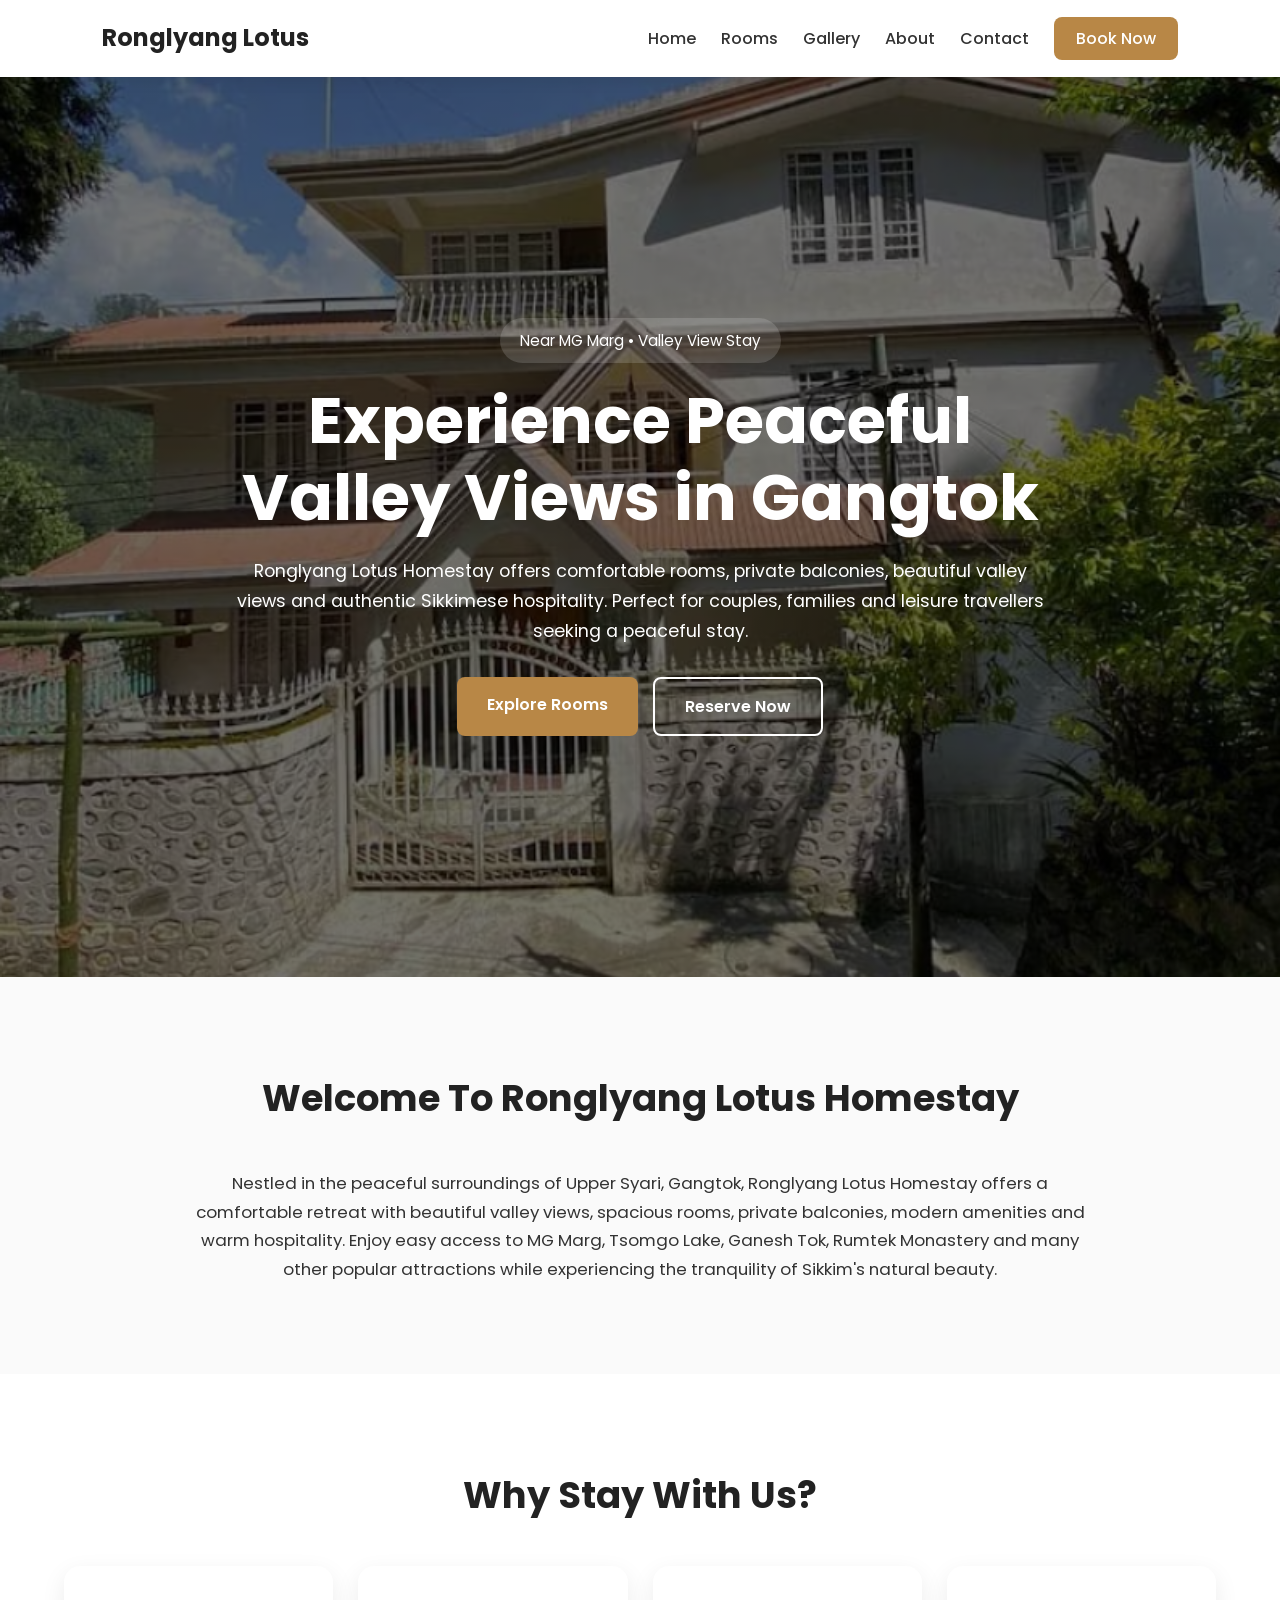
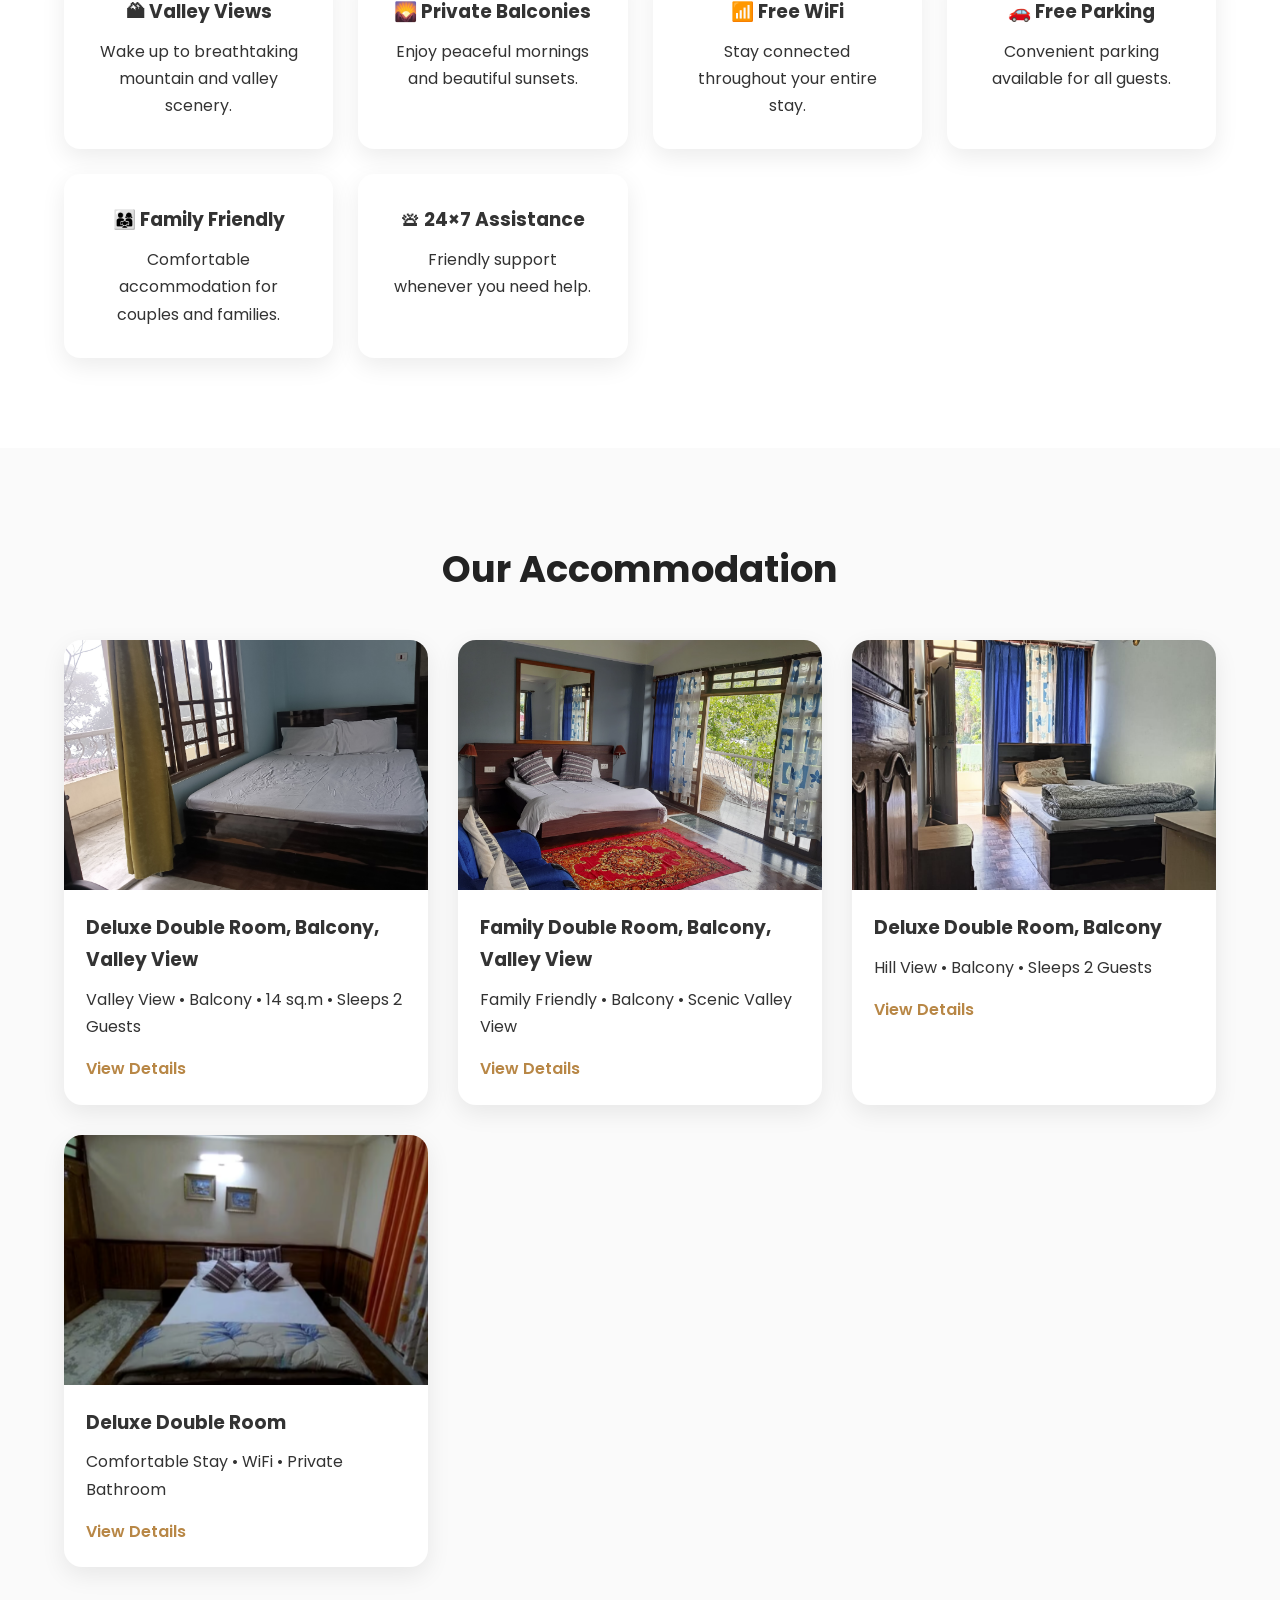
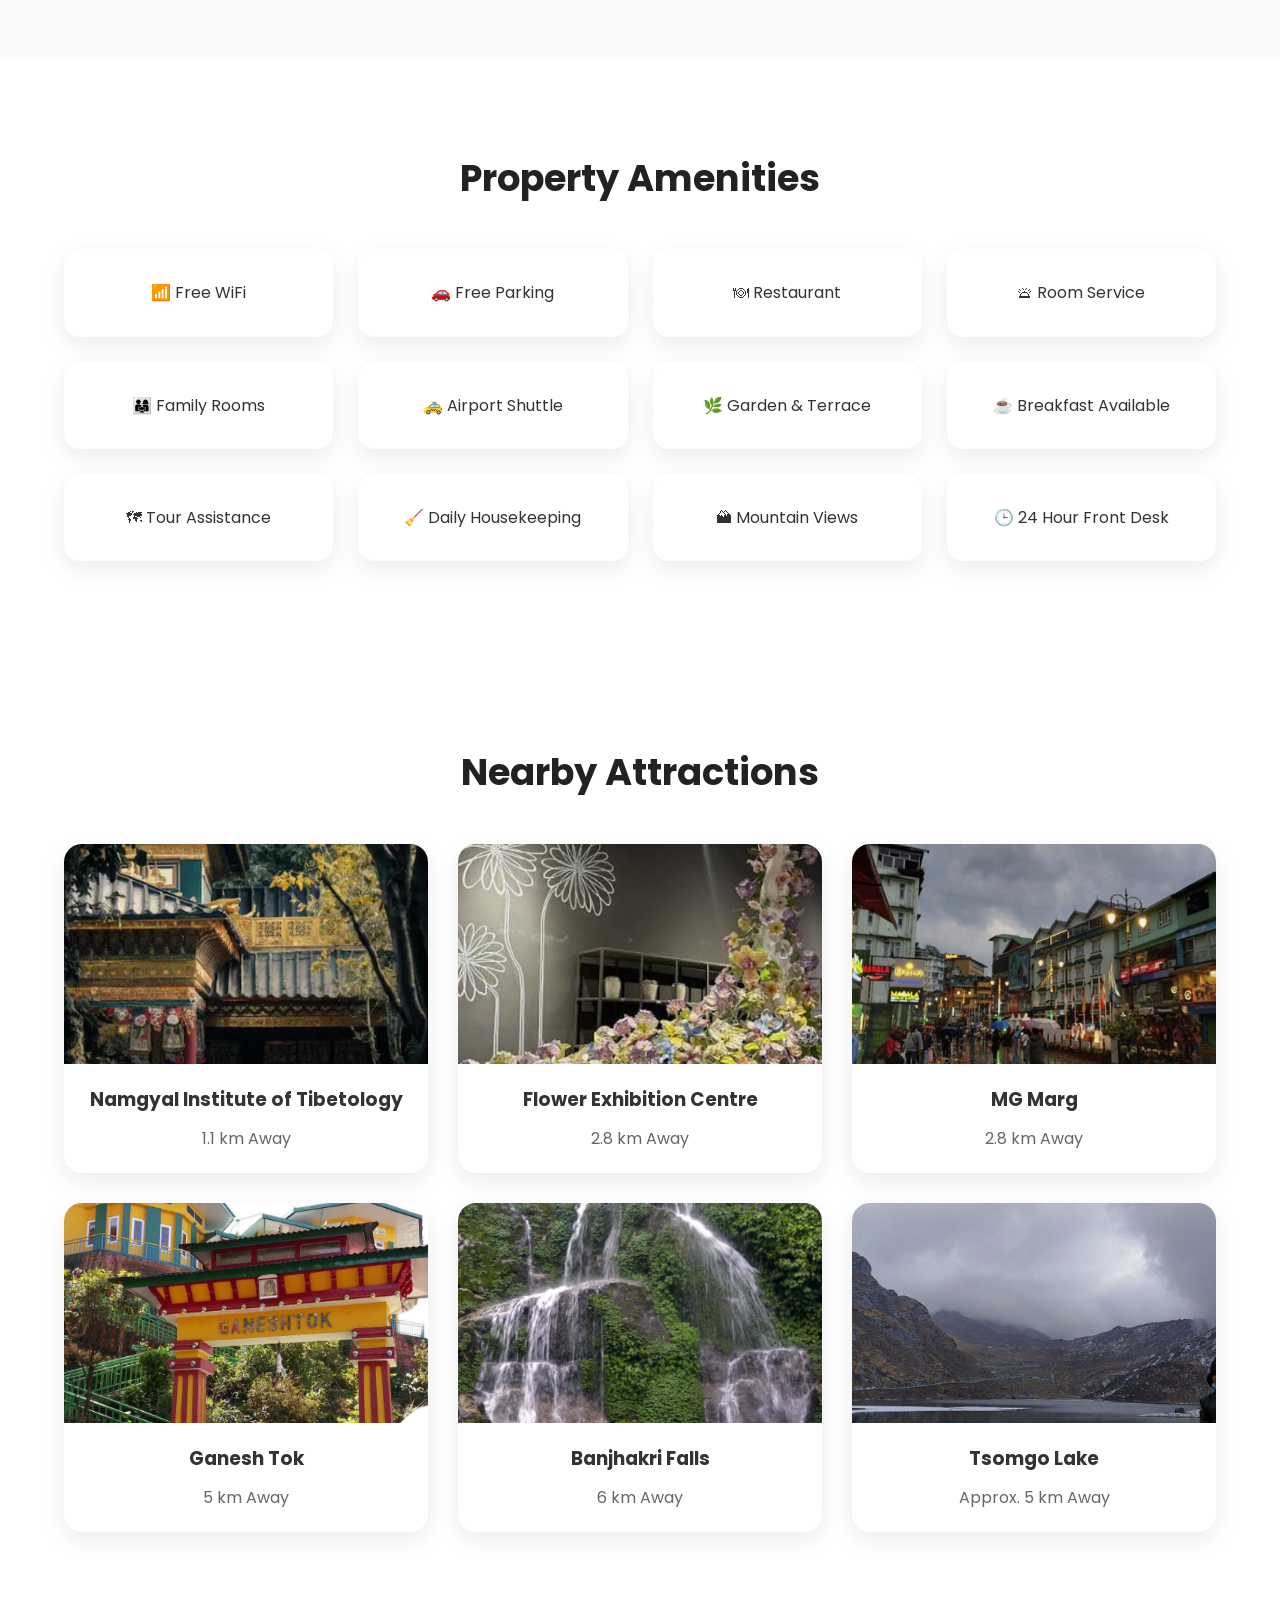
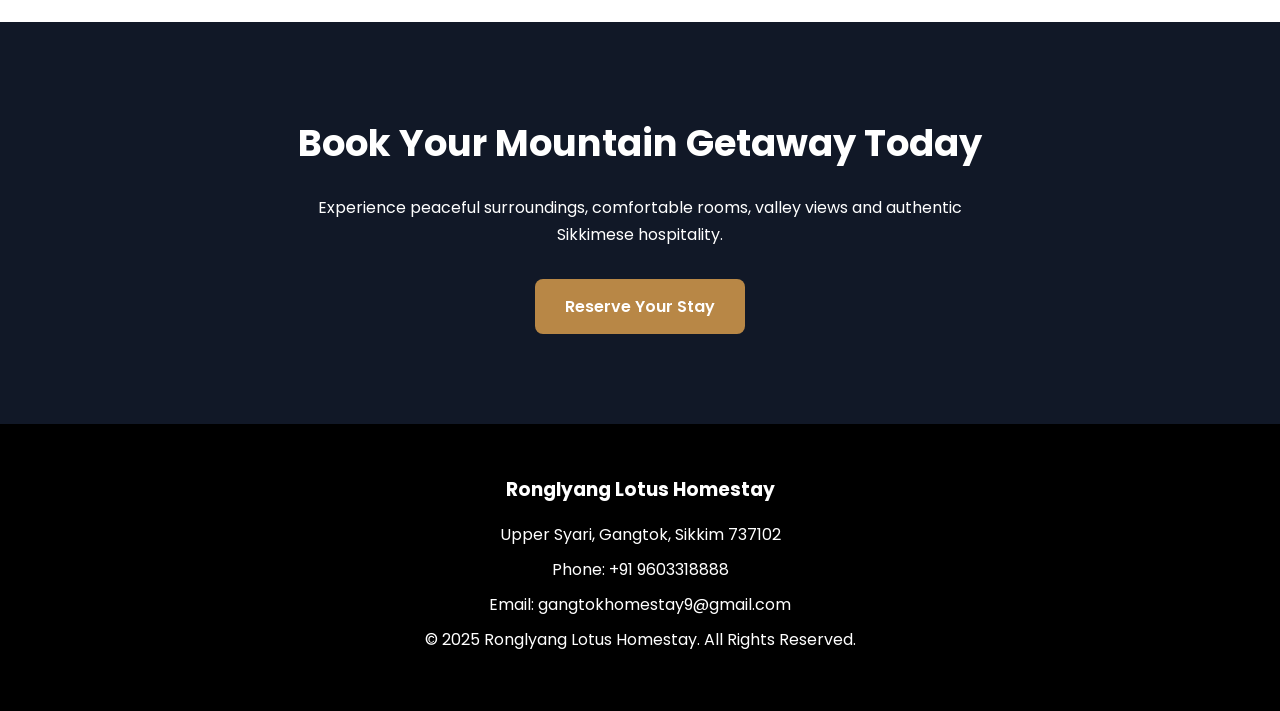
<file: index.html>
<!DOCTYPE html>

<html lang="en">

<head>

<meta charset="UTF-8">
<meta name="viewport" content="width=device-width, initial-scale=1.0">

<title>Ronglyang Lotus Homestay | Valley View Stay in Gangtok</title>

<meta name="description"
content="Experience peaceful valley views, comfortable rooms, private balconies and authentic Sikkimese hospitality at Ronglyang Lotus Homestay, Gangtok.">

<link rel="stylesheet" href="assets/css/style.css">

<link rel="preconnect" href="https://fonts.googleapis.com">
<link rel="preconnect" href="https://fonts.gstatic.com" crossorigin>

<link href="https://fonts.googleapis.com/css2?family=Poppins:wght@300;400;500;600;700;800&display=swap" rel="stylesheet">

</head>

<body>

<!-- HEADER -->

<header>

<nav class="navbar">

<div class="logo">
Ronglyang Lotus
</div>

<ul class="nav-menu">

<li><a href="index.html">Home</a></li>
<li><a href="rooms.html">Rooms</a></li>
<li><a href="gallery.html">Gallery</a></li>
<li><a href="about.html">About</a></li>
<li><a href="contact.html">Contact</a></li>

<li>
<a href="contact.html" class="book-btn">
Book Now
</a>
</li>

</ul>

</nav>

</header>

<!-- HERO -->

<section class="hero">

<div class="hero-content">

<span class="tagline">
Near MG Marg • Valley View Stay
</span>

<h1>
Experience Peaceful Valley Views in Gangtok
</h1>

<p>
Ronglyang Lotus Homestay offers comfortable rooms,
private balconies, beautiful valley views and authentic
Sikkimese hospitality. Perfect for couples, families
and leisure travellers seeking a peaceful stay.
</p>

<div class="hero-buttons">

<a href="rooms.html" class="primary-btn">
Explore Rooms
</a>

<a href="contact.html" class="secondary-btn">
Reserve Now
</a>

</div>

</div>

</section>

<!-- ABOUT -->

<section class="about">

<div class="container">

<h2>Welcome To Ronglyang Lotus Homestay</h2>

<p>
Nestled in the peaceful surroundings of Upper Syari, Gangtok,
Ronglyang Lotus Homestay offers a comfortable retreat with
beautiful valley views, spacious rooms, private balconies,
modern amenities and warm hospitality. Enjoy easy access to
MG Marg, Tsomgo Lake, Ganesh Tok, Rumtek Monastery and many
other popular attractions while experiencing the tranquility
of Sikkim's natural beauty.
</p>

</div>

</section>

<!-- FEATURES -->

<section class="features">

<div class="container">

<h2>Why Stay With Us?</h2>

<div class="feature-grid">

<div class="feature-card">
<h3>🏔 Valley Views</h3>
<p>Wake up to breathtaking mountain and valley scenery.</p>
</div>

<div class="feature-card">
<h3>🌄 Private Balconies</h3>
<p>Enjoy peaceful mornings and beautiful sunsets.</p>
</div>

<div class="feature-card">
<h3>📶 Free WiFi</h3>
<p>Stay connected throughout your entire stay.</p>
</div>

<div class="feature-card">
<h3>🚗 Free Parking</h3>
<p>Convenient parking available for all guests.</p>
</div>

<div class="feature-card">
<h3>👨‍👩‍👧 Family Friendly</h3>
<p>Comfortable accommodation for couples and families.</p>
</div>

<div class="feature-card">
<h3>🛎 24×7 Assistance</h3>
<p>Friendly support whenever you need help.</p>
</div>

</div>

</div>

</section>

<!-- ROOMS -->

<section class="rooms-preview">

<div class="container">

<h2>Our Accommodation</h2>

<div class="room-grid">

<div class="room-card">

<img
src="assets/deluxe-valley.png"
alt="Deluxe Double Room Valley View">

<div class="room-content">

<h3>Deluxe Double Room, Balcony, Valley View</h3>

<p>
Valley View • Balcony • 14 sq.m • Sleeps 2 Guests
</p>

<a href="room-details.html">
View Details
</a>

</div>

</div>

<div class="room-card">

<img
src="assets/family-valley.png"
alt="Family Double Room">

<div class="room-content">

<h3>Family Double Room, Balcony, Valley View</h3>

<p>
Family Friendly • Balcony • Scenic Valley View
</p>

<a href="room-details.html">
View Details
</a>

</div>

</div>

<div class="room-card">

<img
src="assets/deluxe-balcony.png"
alt="Deluxe Balcony Room">

<div class="room-content">

<h3>Deluxe Double Room, Balcony</h3>

<p>
Hill View • Balcony • Sleeps 2 Guests
</p>

<a href="room-details.html">
View Details
</a>

</div>

</div>

<div class="room-card">

<img
src="assets/deluxe-room.png"
alt="Deluxe Double Room">

<div class="room-content">

<h3>Deluxe Double Room</h3>

<p>
Comfortable Stay • WiFi • Private Bathroom
</p>

<a href="room-details.html">
View Details
</a>

</div>

</div>

</div>

</div>

</section>

<!-- PROPERTY AMENITIES -->

<section class="amenities-section">

<div class="container">

<h2>Property Amenities</h2>

<div class="feature-grid">

<div class="feature-card">📶 Free WiFi</div>
<div class="feature-card">🚗 Free Parking</div>
<div class="feature-card">🍽 Restaurant</div>
<div class="feature-card">🛎 Room Service</div>
<div class="feature-card">👨‍👩‍👧 Family Rooms</div>
<div class="feature-card">🚕 Airport Shuttle</div>
<div class="feature-card">🌿 Garden & Terrace</div>
<div class="feature-card">☕ Breakfast Available</div>
<div class="feature-card">🗺 Tour Assistance</div>
<div class="feature-card">🧹 Daily Housekeeping</div>
<div class="feature-card">🏔 Mountain Views</div>
<div class="feature-card">🕒 24 Hour Front Desk</div>

</div>

</div>

</section>

<!-- ATTRACTIONS -->

<section class="attractions">

<div class="container">

<h2>Nearby Attractions</h2>

<div class="attraction-grid">

<div class="attraction-card">
<img src="assets/tibetology.png" alt="Namgyal Institute">
<h3>Namgyal Institute of Tibetology</h3>
<p>1.1 km Away</p>
</div>

<div class="attraction-card">
<img src="assets/flower.png" alt="Flower Exhibition Centre">
<h3>Flower Exhibition Centre</h3>
<p>2.8 km Away</p>
</div>

<div class="attraction-card">
<img src="assets/mg-marg.png" alt="MG Marg">
<h3>MG Marg</h3>
<p>2.8 km Away</p>
</div>

<div class="attraction-card">
<img src="assets/ganesh.png" alt="Ganesh Tok">
<h3>Ganesh Tok</h3>
<p>5 km Away</p>
</div>

<div class="attraction-card">
<img src="assets/Bhachakri.png" alt="Banjhakri Falls">
<h3>Banjhakri Falls</h3>
<p>6 km Away</p>
</div>

<div class="attraction-card">
<img src="assets/tsomgo.png" alt="Tsomgo Lake">
<h3>Tsomgo Lake</h3>
<p>Approx. 5 km Away</p>
</div>

</div>

</div>

</section>

<!-- CTA -->

<section class="cta">

<h2>
Book Your Mountain Getaway Today
</h2>

<p>
Experience peaceful surroundings, comfortable rooms,
valley views and authentic Sikkimese hospitality.
</p>

<a href="contact.html" class="primary-btn">
Reserve Your Stay
</a>

</section>

<!-- FOOTER -->

<footer>

<div class="container">

<h3>Ronglyang Lotus Homestay</h3>

<p>
Upper Syari, Gangtok, Sikkim 737102
</p>

<p>
Phone: +91 9603318888
</p>

<p>
Email: gangtokhomestay9@gmail.com
</p>

<p>
© 2025 Ronglyang Lotus Homestay. All Rights Reserved.
</p>

</div>

</footer>

<script src="assets/js/app.js"></script>

</body>

</html>
</file>
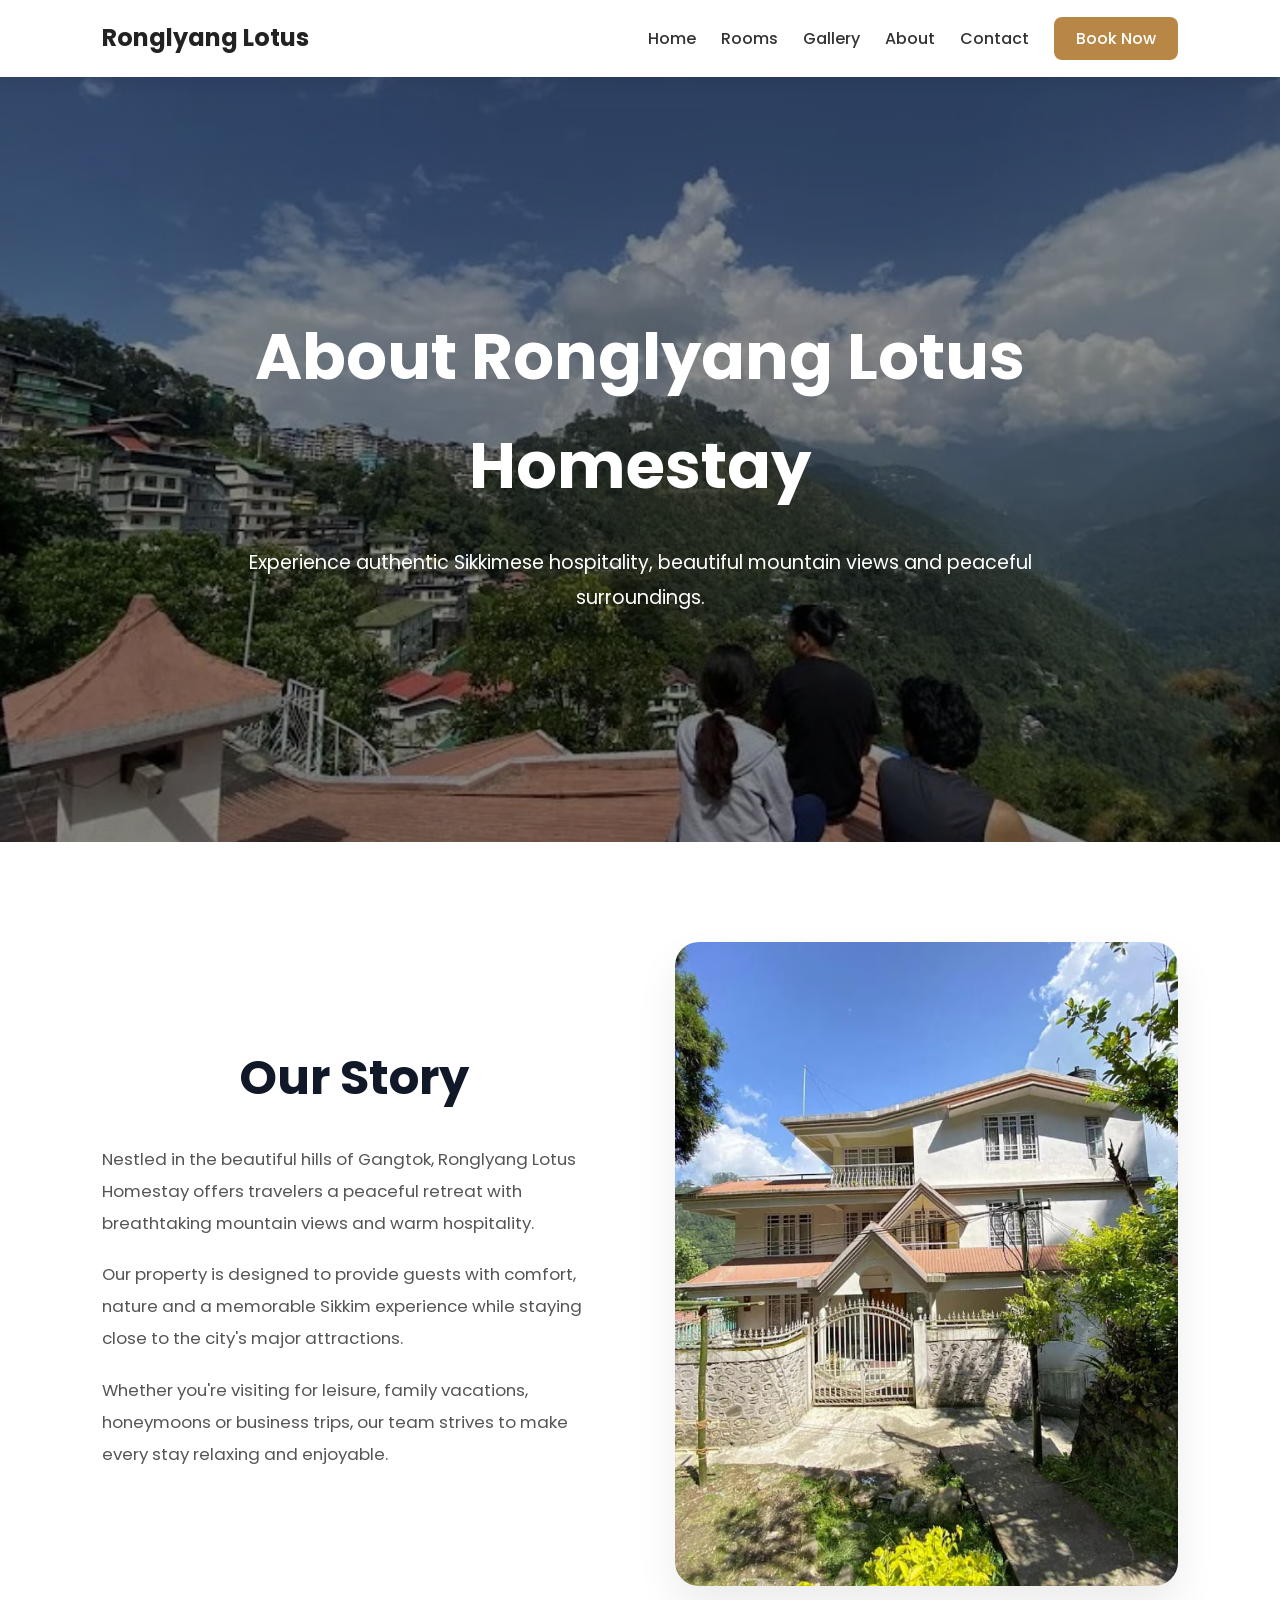
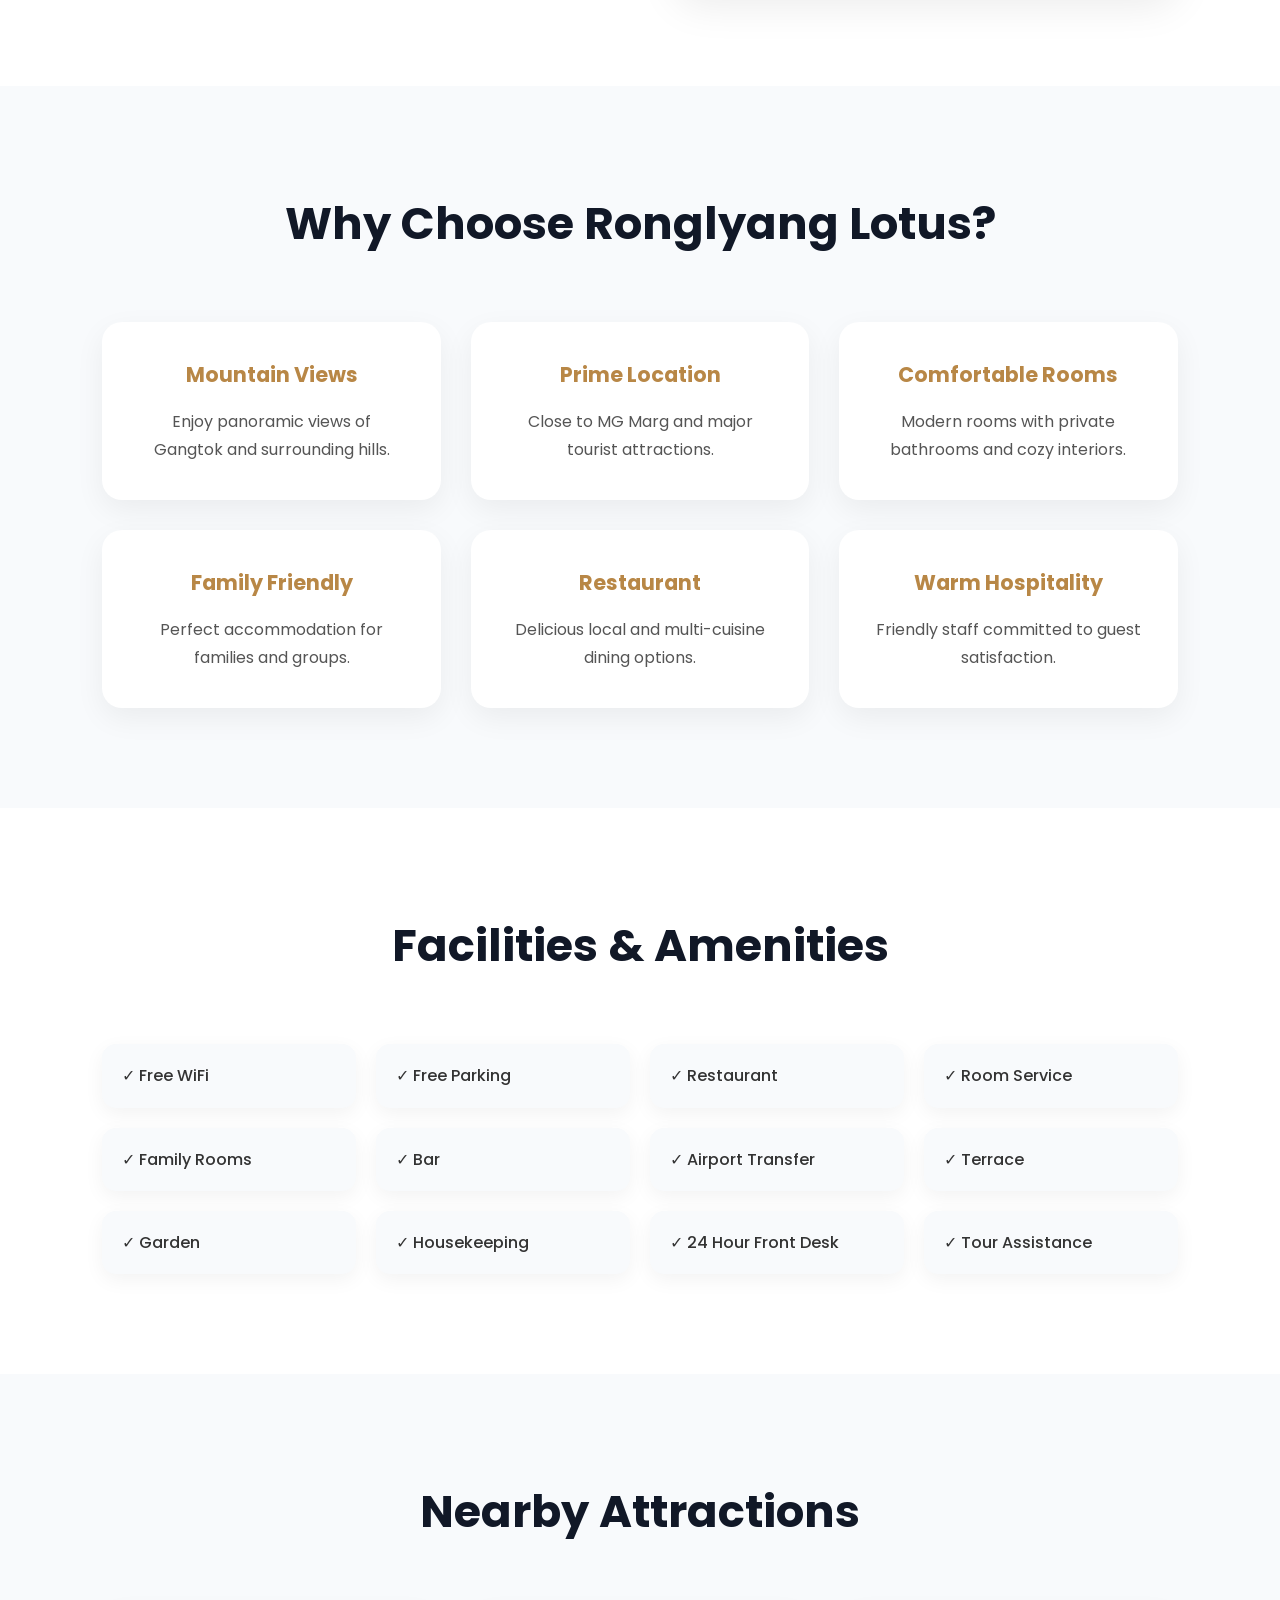
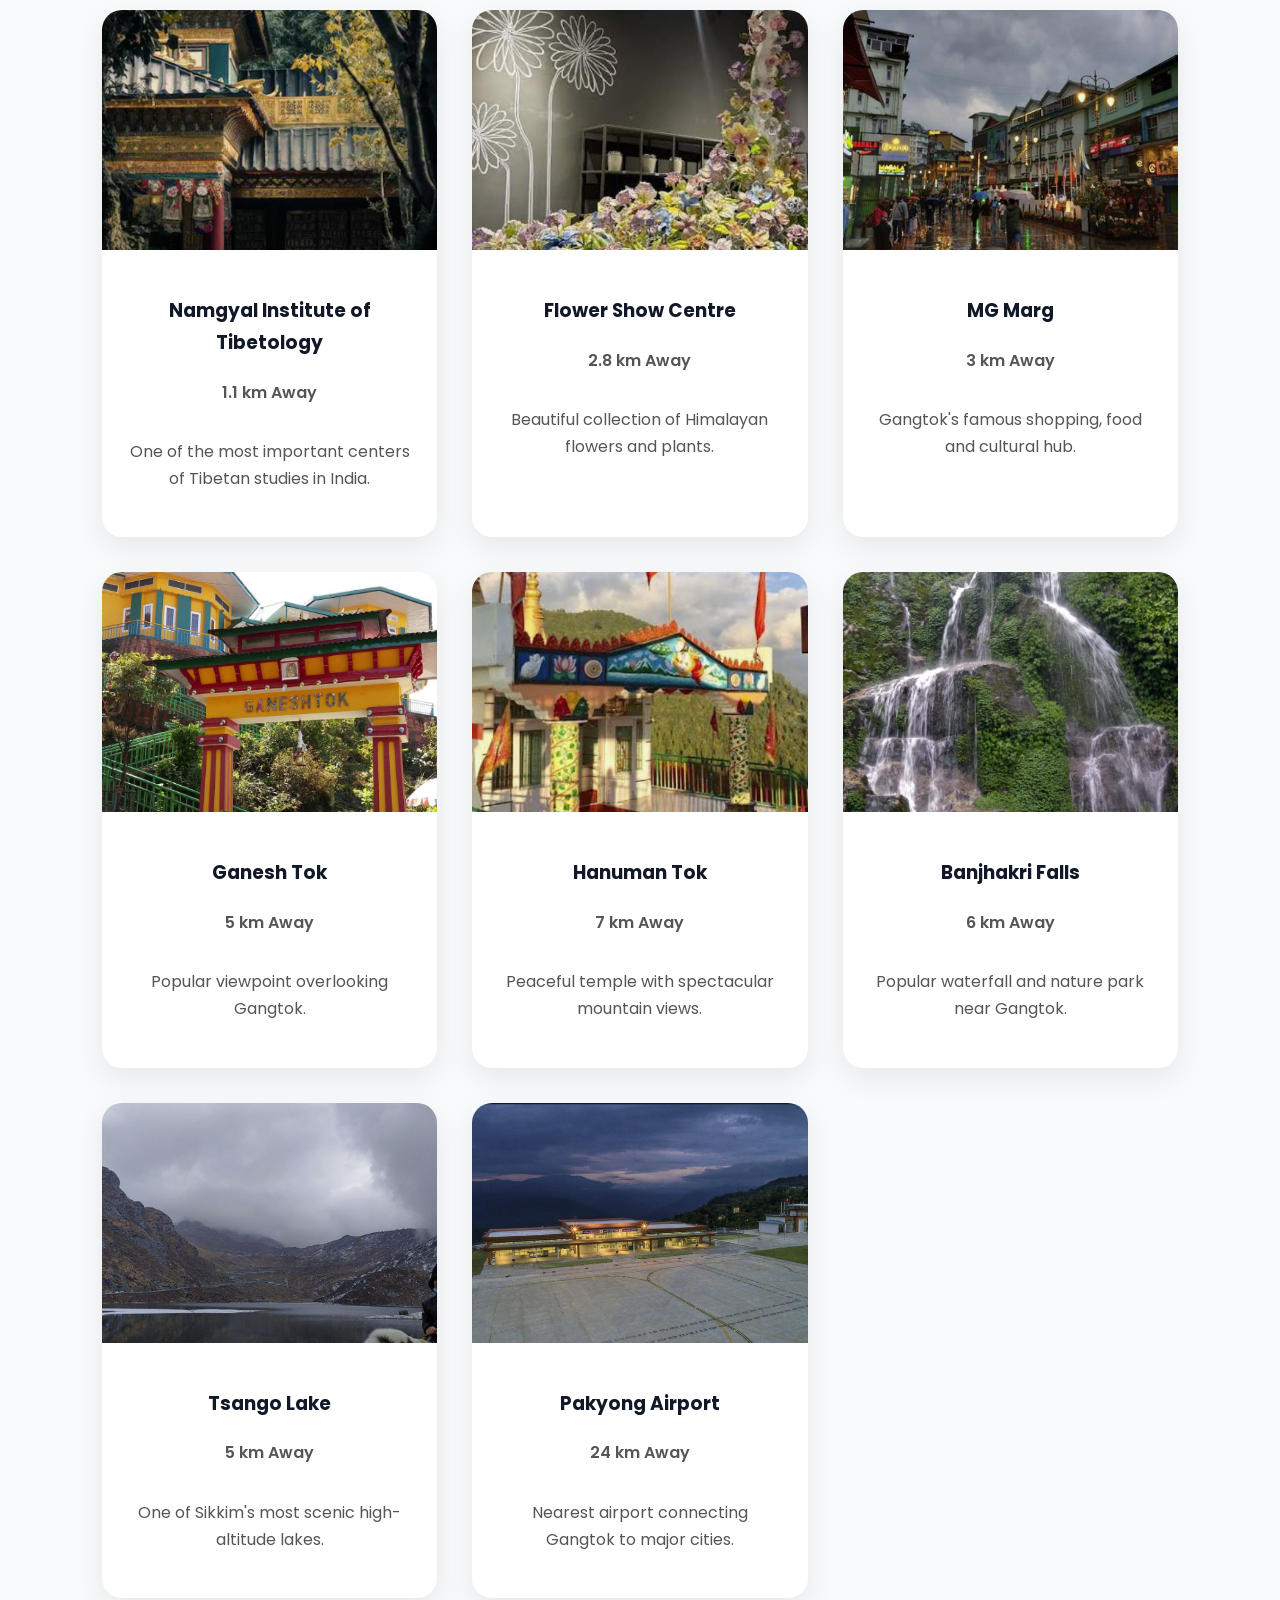
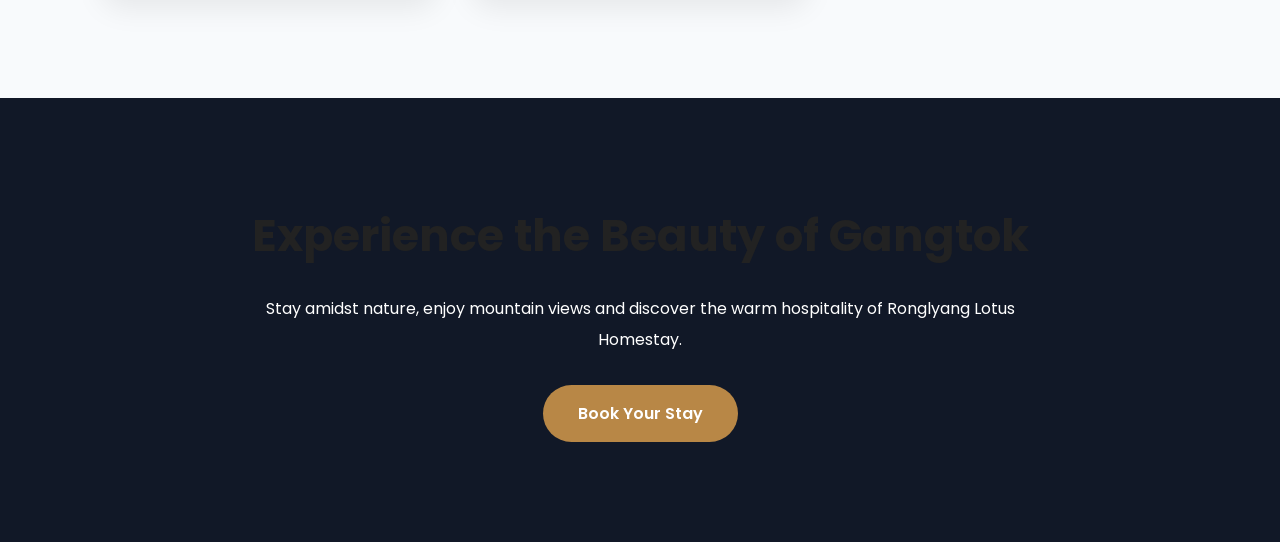
<file: about.html>
<!DOCTYPE html>
<html lang="en">

<head>

<meta charset="UTF-8">
<meta name="viewport" content="width=device-width, initial-scale=1.0">

<title>About Us | Ronglyang Lotus Homestay</title>

<link rel="stylesheet" href="assets/css/style.css">
<link rel="stylesheet" href="assets/css/about.css">

<link href="https://fonts.googleapis.com/css2?family=Poppins:wght@300;400;500;600;700&display=swap" rel="stylesheet">

</head>

<body>

<header>

<nav class="navbar">

<div class="logo">Ronglyang Lotus</div>

<ul class="nav-menu">
<li><a href="index.html">Home</a></li>
<li><a href="rooms.html">Rooms</a></li>
<li><a href="gallery.html">Gallery</a></li>
<li><a href="about.html">About</a></li>
<li><a href="contact.html">Contact</a></li>

<li>
<a href="contact.html" class="book-btn">
Book Now
</a>
</li>

</ul>

</nav>

</header>

<!-- HERO -->
<section class="about-hero">

<div class="about-hero-content">

<h1>About Ronglyang Lotus Homestay</h1>

<p>
Experience authentic Sikkimese hospitality,
beautiful mountain views and peaceful surroundings.
</p>

</div>

</section>
<!-- STORY -->

<section class="story-section">

<div class="story-grid">

<div class="story-content">

<h2>Our Story</h2>

<p>
Nestled in the beautiful hills of Gangtok, Ronglyang Lotus Homestay offers travelers a peaceful retreat with breathtaking mountain views and warm hospitality.
</p>

<p>
Our property is designed to provide guests with comfort, nature and a memorable Sikkim experience while staying close to the city's major attractions.
</p>

<p>
Whether you're visiting for leisure, family vacations, honeymoons or business trips, our team strives to make every stay relaxing and enjoyable.
</p>

</div>

<div class="story-image">

<img src="assets/gallery1.png" alt="Ronglyang Lotus Homestay">

</div>

</div>

</section>

<!-- WHY CHOOSE US -->

<section class="features-section">

<h2 class="section-title">
Why Choose Ronglyang Lotus?
</h2>

<div class="features-grid">

<div class="feature-card">
<h3>Mountain Views</h3>
<p>Enjoy panoramic views of Gangtok and surrounding hills.</p>
</div>

<div class="feature-card">
<h3>Prime Location</h3>
<p>Close to MG Marg and major tourist attractions.</p>
</div>

<div class="feature-card">
<h3>Comfortable Rooms</h3>
<p>Modern rooms with private bathrooms and cozy interiors.</p>
</div>

<div class="feature-card">
<h3>Family Friendly</h3>
<p>Perfect accommodation for families and groups.</p>
</div>

<div class="feature-card">
<h3>Restaurant</h3>
<p>Delicious local and multi-cuisine dining options.</p>
</div>

<div class="feature-card">
<h3>Warm Hospitality</h3>
<p>Friendly staff committed to guest satisfaction.</p>
</div>

</div>

</section>

<!-- FACILITIES -->

<section class="facilities-section">

<h2 class="section-title">
Facilities & Amenities
</h2>

<div class="facilities-grid">

<div class="facility-item">✓ Free WiFi</div>
<div class="facility-item">✓ Free Parking</div>
<div class="facility-item">✓ Restaurant</div>
<div class="facility-item">✓ Room Service</div>
<div class="facility-item">✓ Family Rooms</div>
<div class="facility-item">✓ Bar</div>
<div class="facility-item">✓ Airport Transfer</div>
<div class="facility-item">✓ Terrace</div>
<div class="facility-item">✓ Garden</div>
<div class="facility-item">✓ Housekeeping</div>
<div class="facility-item">✓ 24 Hour Front Desk</div>
<div class="facility-item">✓ Tour Assistance</div>

</div>

</section>

<!-- NEARBY ATTRACTIONS -->

<section class="attractions-section">

<h2 class="section-title">
Nearby Attractions
</h2>

<div class="attractions-grid">

<div class="attraction-card">

<img src="assets/tibetology.png">

<div class="attraction-content">
<h3>Namgyal Institute of Tibetology</h3>
<p class="distance">1.1 km Away</p>
<p>One of the most important centers of Tibetan studies in India.</p>
</div>

</div>

<div class="attraction-card">

<img src="assets/flower.png">

<div class="attraction-content">
<h3>Flower Show Centre</h3>
<p class="distance">2.8 km Away</p>
<p>Beautiful collection of Himalayan flowers and plants.</p>
</div>

</div>

<div class="attraction-card">

<img src="assets/mg-marg.png">

<div class="attraction-content">
<h3>MG Marg</h3>
<p class="distance">3 km Away</p>
<p>Gangtok's famous shopping, food and cultural hub.</p>
</div>

</div>

<div class="attraction-card">

<img src="assets/ganesh.png">

<div class="attraction-content">
<h3>Ganesh Tok</h3>
<p class="distance">5 km Away</p>
<p>Popular viewpoint overlooking Gangtok.</p>
</div>

</div>

<div class="attraction-card">

<img src="assets/hanuman.png">

<div class="attraction-content">
<h3>Hanuman Tok</h3>
<p class="distance">7 km Away</p>
<p>Peaceful temple with spectacular mountain views.</p>
</div>

</div>

<div class="attraction-card">

<img src="assets/Bhachakri.png">

<div class="attraction-content">
<h3>Banjhakri Falls</h3>
<p class="distance">6 km Away</p>
<p>Popular waterfall and nature park near Gangtok.</p>
</div>

</div>

<div class="attraction-card">

<img src="assets/tsomgo.png">

<div class="attraction-content">
<h3>Tsango Lake</h3>
<p class="distance">5 km Away</p>
<p>One of Sikkim's most scenic high-altitude lakes.</p>
</div>

</div>

<div class="attraction-card">

<img src="assets/pakyong-airport.png">

<div class="attraction-content">
<h3>Pakyong Airport</h3>
<p class="distance">24 km Away</p>
<p>Nearest airport connecting Gangtok to major cities.</p>
</div>

</div>

</div>

</section>

<section class="about-cta">

<h2>
Experience the Beauty of Gangtok
</h2>

<p>
Stay amidst nature, enjoy mountain views and discover the warm hospitality of Ronglyang Lotus Homestay.
</p>

<a href="contact.html" class="about-btn">
Book Your Stay
</a>

</section>

<script src="assets/js/app.js"></script>

</body>
</html>
</file>
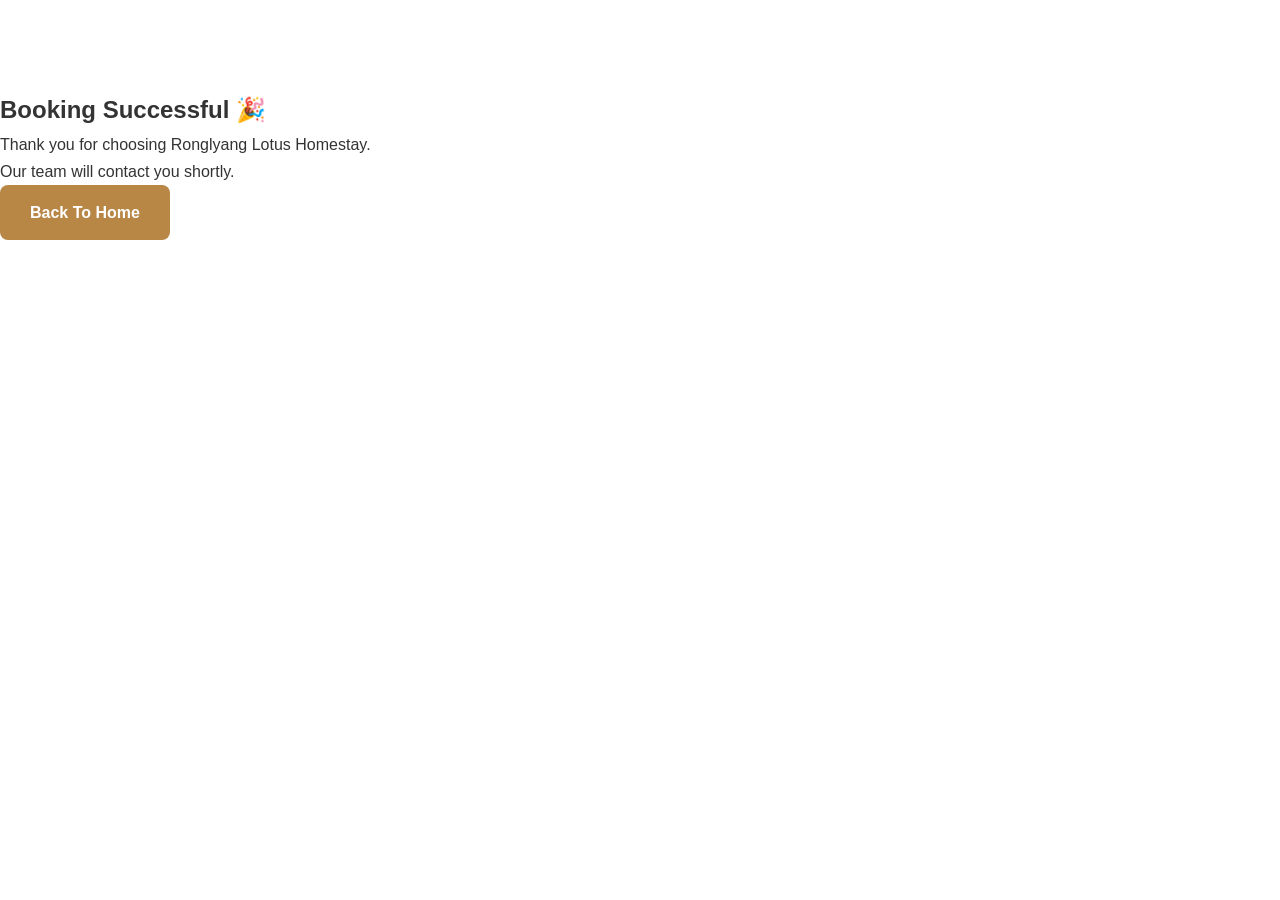
<file: booking-success.html>
<!DOCTYPE html>
<html lang="en">

<head>

<meta charset="UTF-8">
<meta name="viewport" content="width=device-width, initial-scale=1.0">

<title>Booking Successful</title>

<link rel="stylesheet" href="assets/css/style.css">

</head>

<body>

<section class="success-page">

<div class="success-box">

<h1>
Booking Successful 🎉
</h1>

<p>
Thank you for choosing Ronglyang Lotus Homestay.
</p>

<p>
Our team will contact you shortly.
</p>

<a
href="index.html"
class="primary-btn"
>
Back To Home
</a>

</div>

</section>

</body>
</html>
</file>
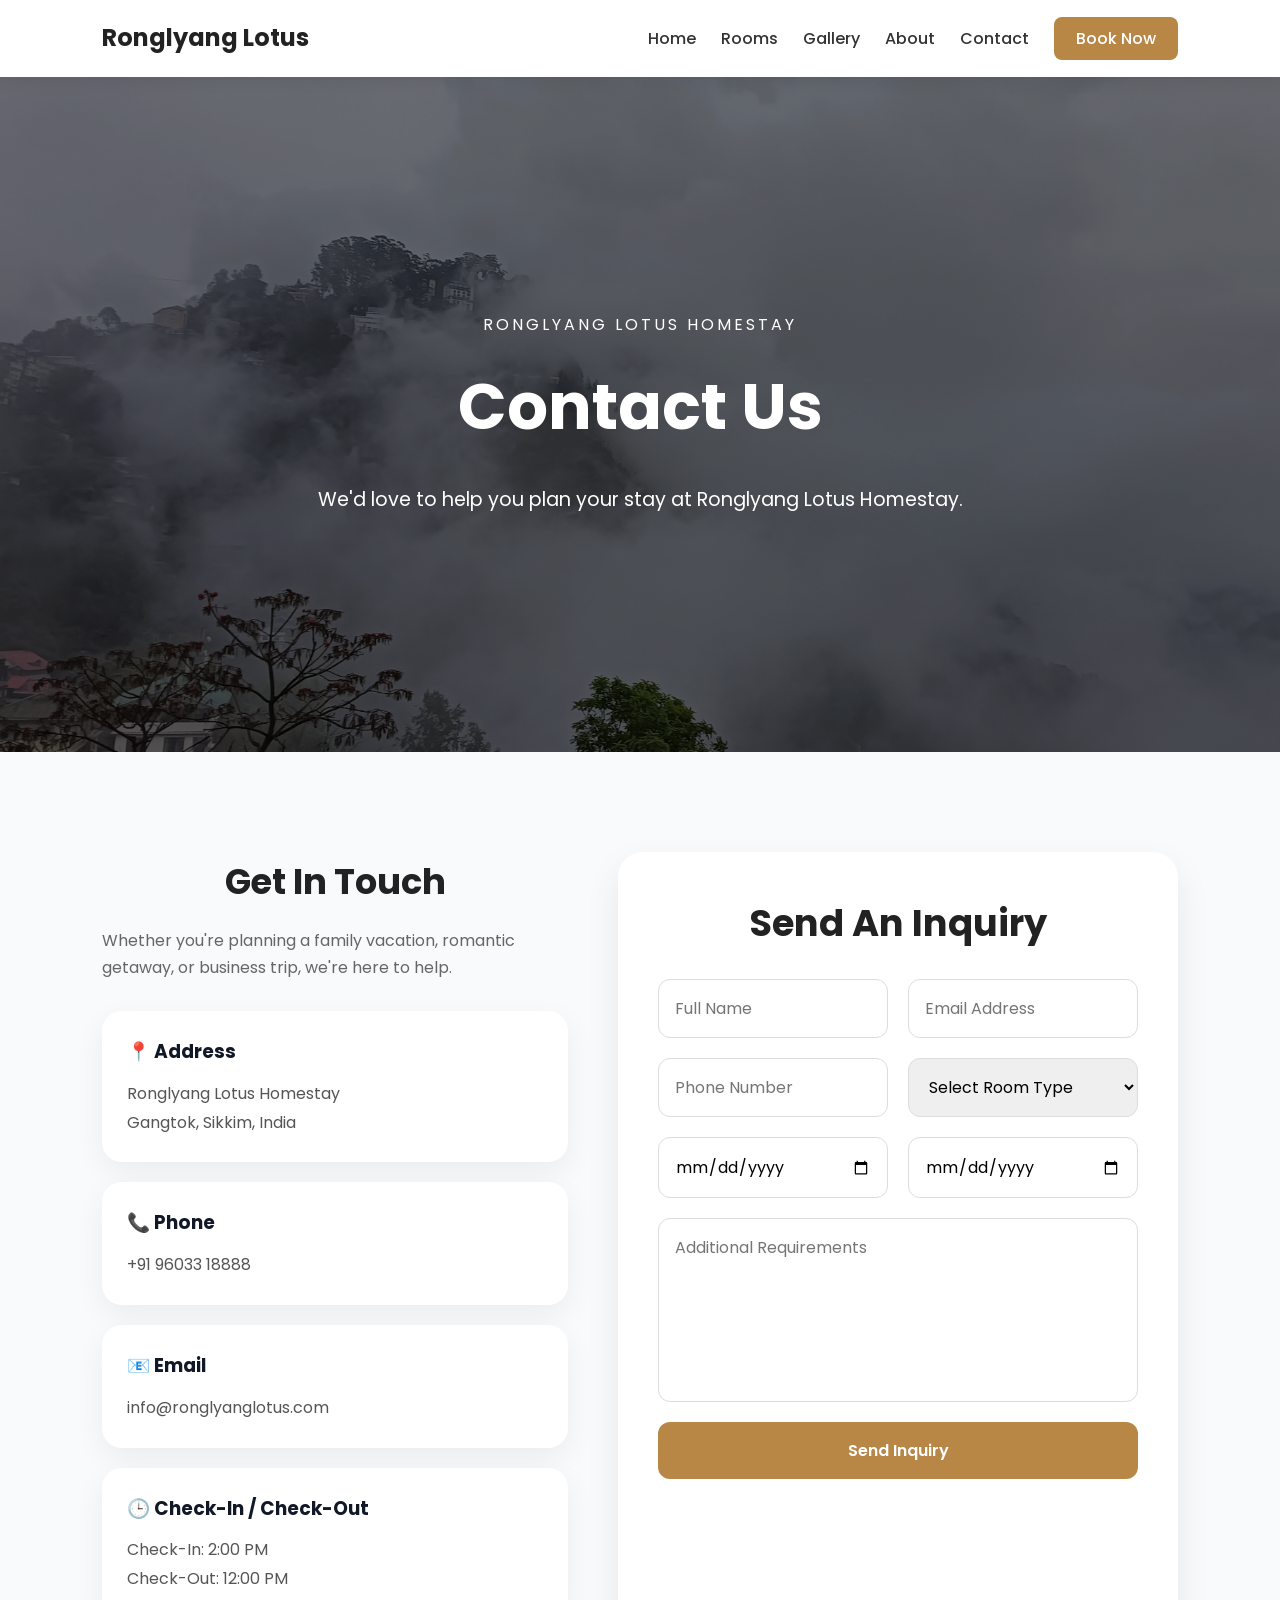
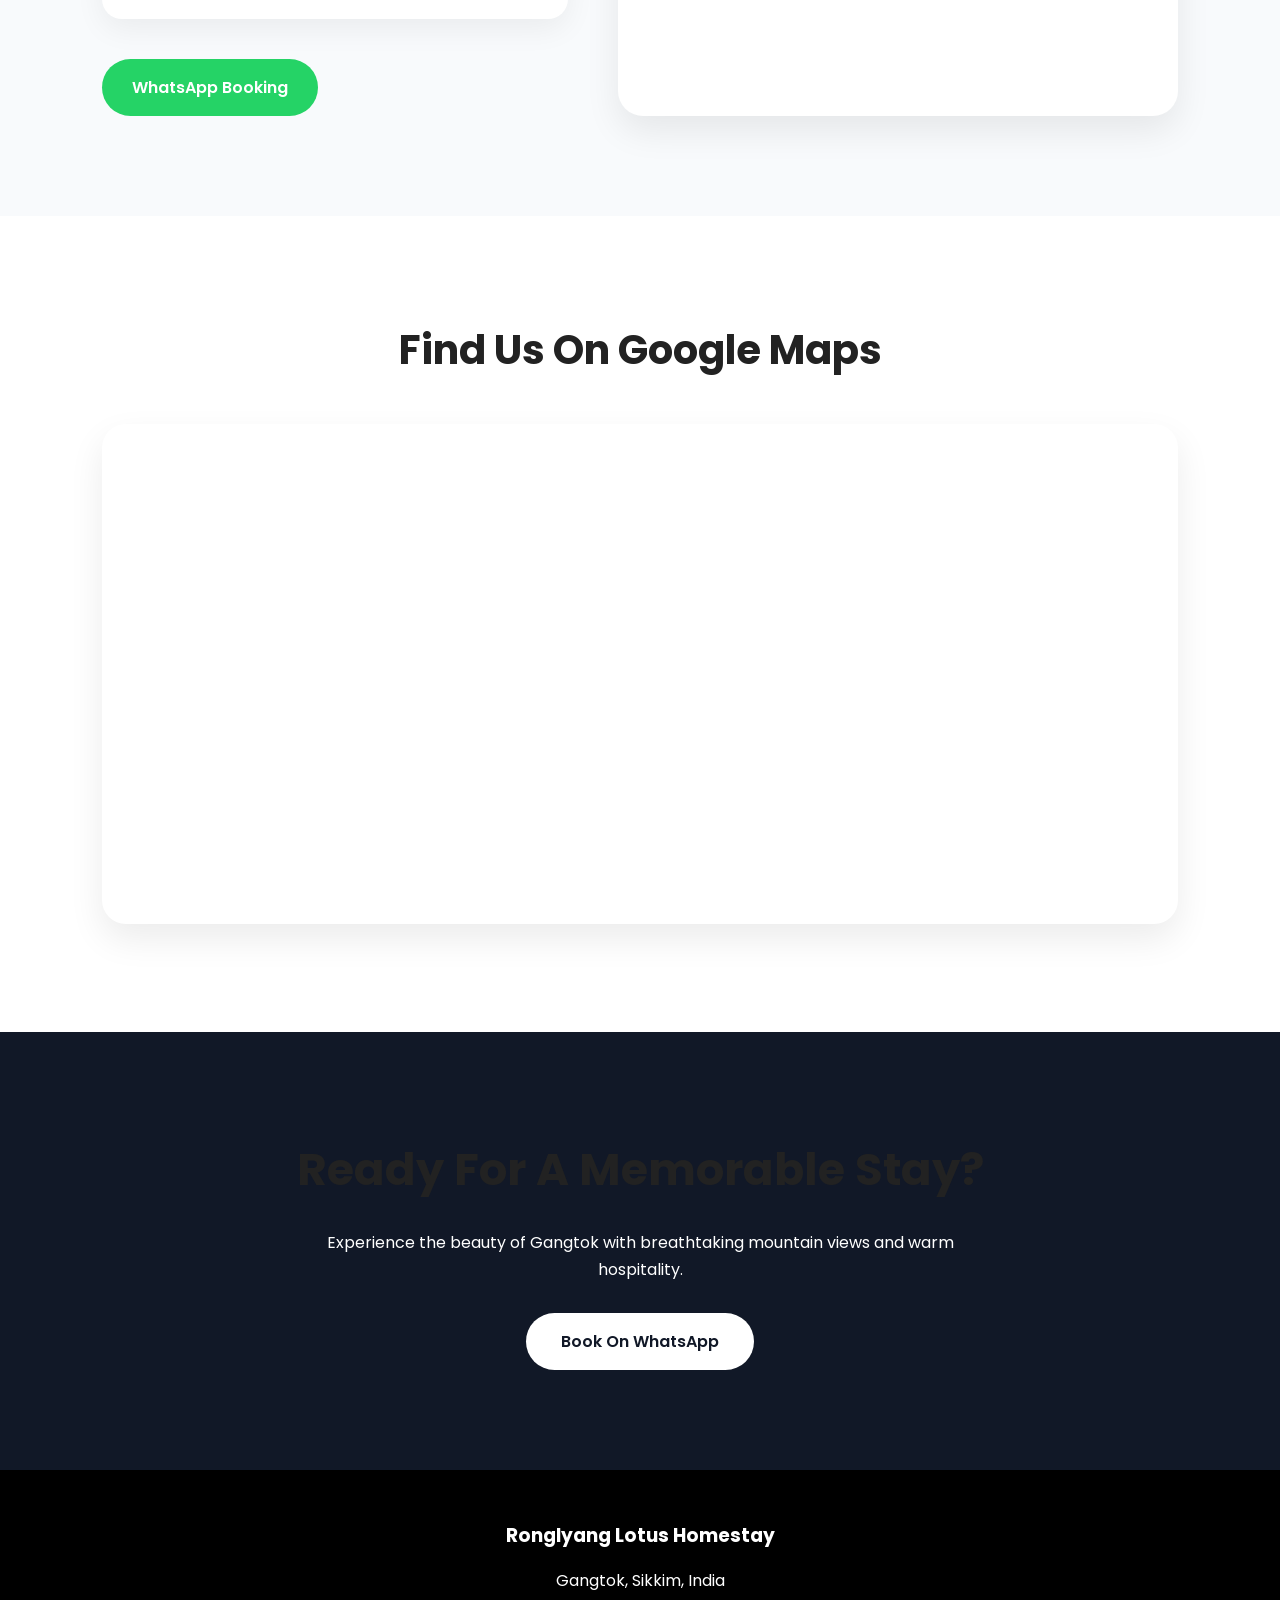
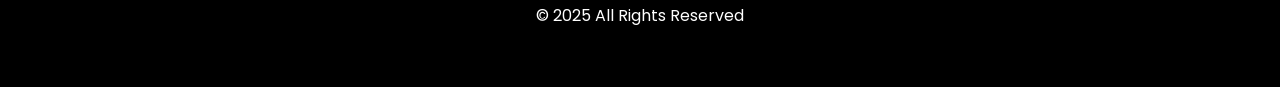
<file: contact.html>
<!DOCTYPE html>
<html lang="en">

<head>

<meta charset="UTF-8">
<meta name="viewport" content="width=device-width, initial-scale=1.0">

<title>Contact Us | Ronglyang Lotus Homestay</title>

<meta name="description"
content="Contact Ronglyang Lotus Homestay and plan your stay in beautiful Gangtok, Sikkim.">

<link rel="stylesheet" href="assets/css/style.css">
<link rel="stylesheet" href="assets/css/contact.css">

<link href="https://fonts.googleapis.com/css2?family=Poppins:wght@300;400;500;600;700&display=swap" rel="stylesheet">

</head>

<body>

<header>

<nav class="navbar">

<div class="logo">
Ronglyang Lotus
</div>

<ul class="nav-menu">

<li><a href="index.html">Home</a></li>
<li><a href="rooms.html">Rooms</a></li>
<li><a href="gallery.html">Gallery</a></li>
<li><a href="about.html">About</a></li>
<li><a href="contact.html">Contact</a></li>

<li>
<a href="contact.html" class="book-btn">
Book Now
</a>
</li>

</ul>

</nav>

</header>

<!-- HERO -->

<section class="contact-hero">

<div class="hero-overlay"></div>

<div class="contact-hero-content">

<span>Ronglyang Lotus Homestay</span>

<h1>Contact Us</h1>

<p>
We'd love to help you plan your stay at Ronglyang Lotus Homestay.
</p>

</div>

</section>

<!-- CONTACT SECTION -->

<section class="contact-section">

<div class="contact-container">

<div class="contact-info">

<h2>Get In Touch</h2>

<p class="contact-description">
Whether you're planning a family vacation, romantic getaway,
or business trip, we're here to help.
</p>

<div class="info-card">

<h3>📍 Address</h3>

<p>
Ronglyang Lotus Homestay<br>
Gangtok, Sikkim, India
</p>

</div>

<div class="info-card">

<h3>📞 Phone</h3>

<p>
+91 96033 18888
</p>

</div>

<div class="info-card">

<h3>📧 Email</h3>

<p>
info@ronglyanglotus.com
</p>

</div>

<div class="info-card">

<h3>🕒 Check-In / Check-Out</h3>

<p>
Check-In: 2:00 PM<br>
Check-Out: 12:00 PM
</p>

</div>

<a
href="https://wa.me/917980116836"
target="_blank"
class="whatsapp-btn"
>
WhatsApp Booking
</a>

</div>

<!-- FORM -->

<div class="contact-form-wrapper">

<h2>Send An Inquiry</h2>

<form
action="https://formsubmit.co/YOUR_EMAIL@gmail.com"
method="POST"
class="contact-form"
>

<input
type="hidden"
name="_captcha"
value="false"
>

<input
type="hidden"
name="_subject"
value="New Booking Inquiry - Ronglyang Lotus Homestay"
>

<div class="form-row">

<input
type="text"
name="name"
placeholder="Full Name"
required
>

<input
type="email"
name="email"
placeholder="Email Address"
required
>

</div>

<div class="form-row">

<input
type="tel"
name="phone"
placeholder="Phone Number"
required
>

<select name="room">

<option>Select Room Type</option>
<option>Deluxe Room</option>
<option>Premium Room</option>
<option>Family Room</option>

</select>

</div>

<div class="form-row">

<input
type="date"
name="checkin"
required
>

<input
type="date"
name="checkout"
required
>

</div>

<textarea
name="message"
rows="6"
placeholder="Additional Requirements"
></textarea>

<button type="submit">
Send Inquiry
</button>

</form>

</div>

</div>

</section>

<!-- MAP -->

<section class="map-section">

<h2>Find Us On Google Maps</h2>

<div class="map-container">

<iframe
src="https://maps.google.com/maps?q=Ronglyang%20Lotus%20Homestay%20Gangtok&t=&z=15&ie=UTF8&iwloc=&output=embed"
allowfullscreen
loading="lazy">
</iframe>

</div>

</section>

<!-- CTA -->

<section class="contact-cta">

<h2>Ready For A Memorable Stay?</h2>

<p>
Experience the beauty of Gangtok with breathtaking mountain views and warm hospitality.
</p>

<a
href="https://wa.me/917980116836"
target="_blank"
class="cta-btn"
>
Book On WhatsApp
</a>

</section>

<footer>

<div class="container">

<h3>Ronglyang Lotus Homestay</h3>

<p>Gangtok, Sikkim, India</p>

<p>© 2025 All Rights Reserved</p>

</div>

</footer>

</body>
</html>
</file>
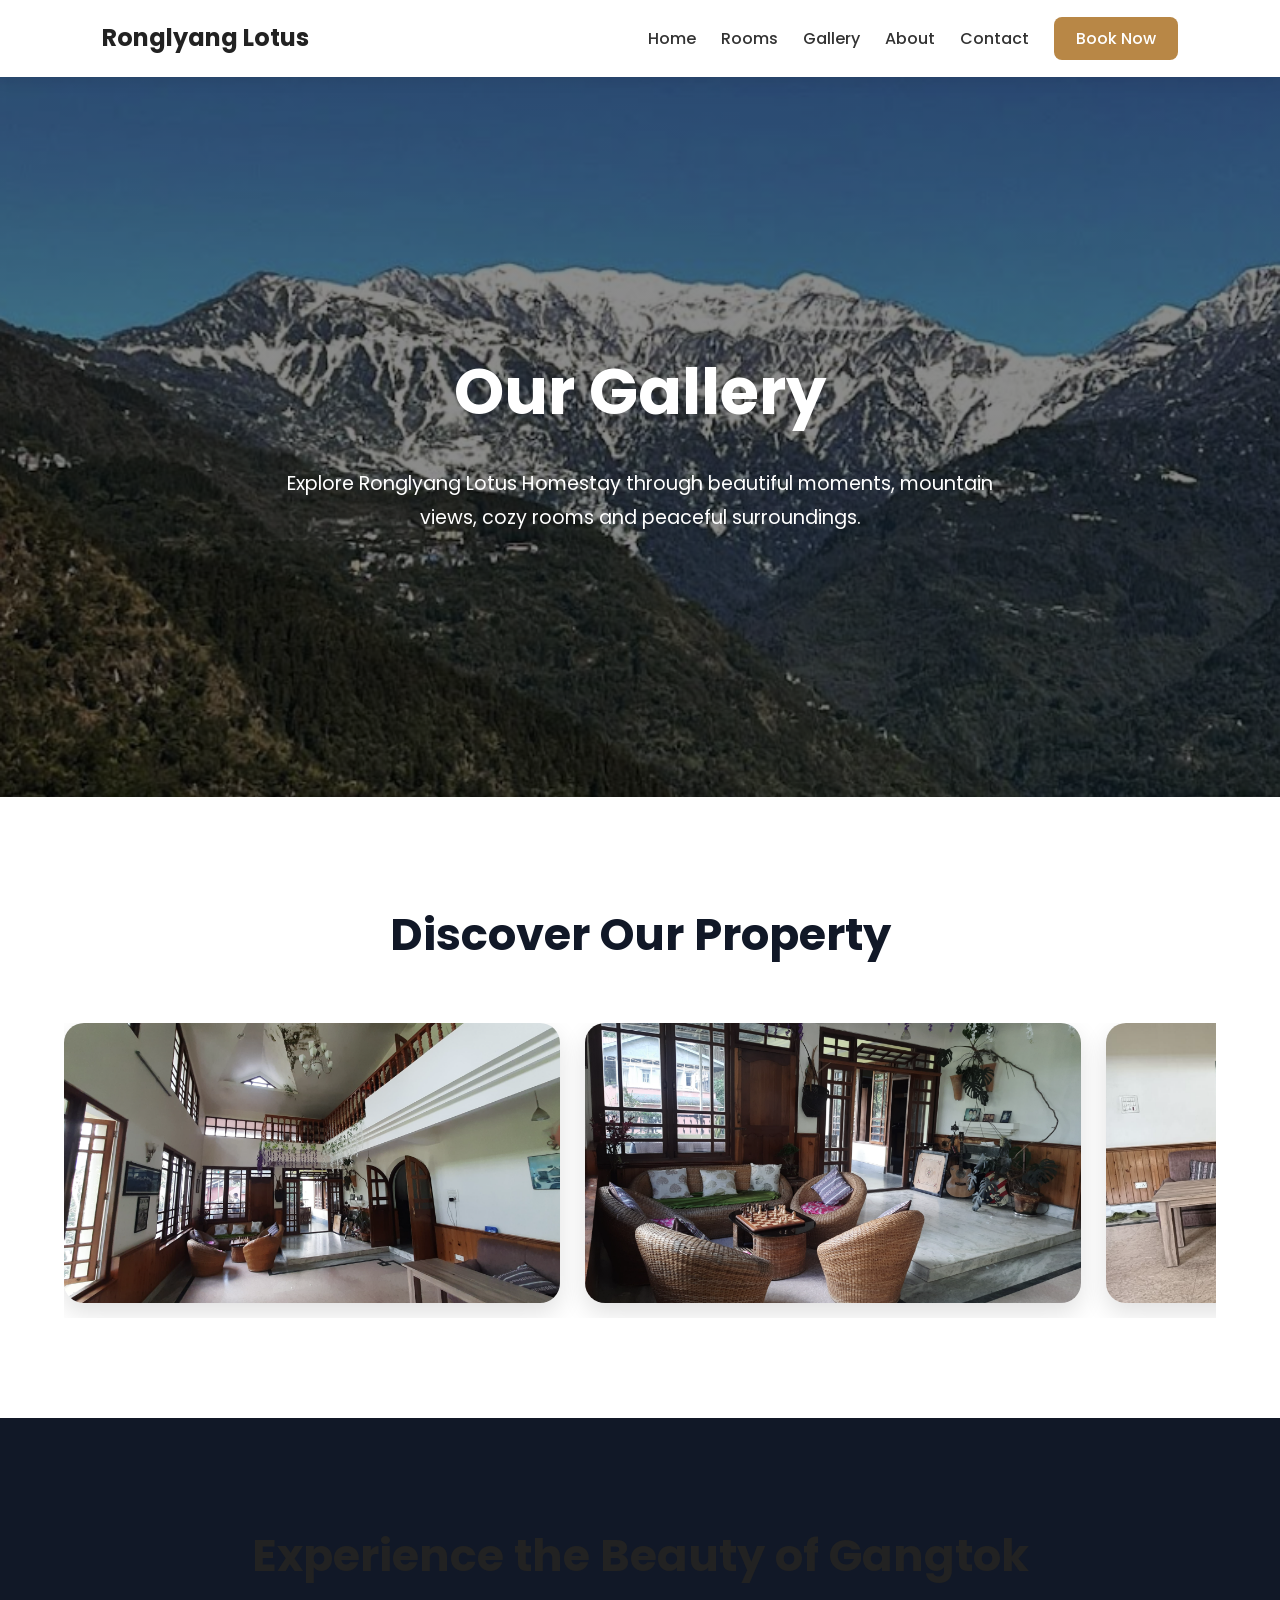
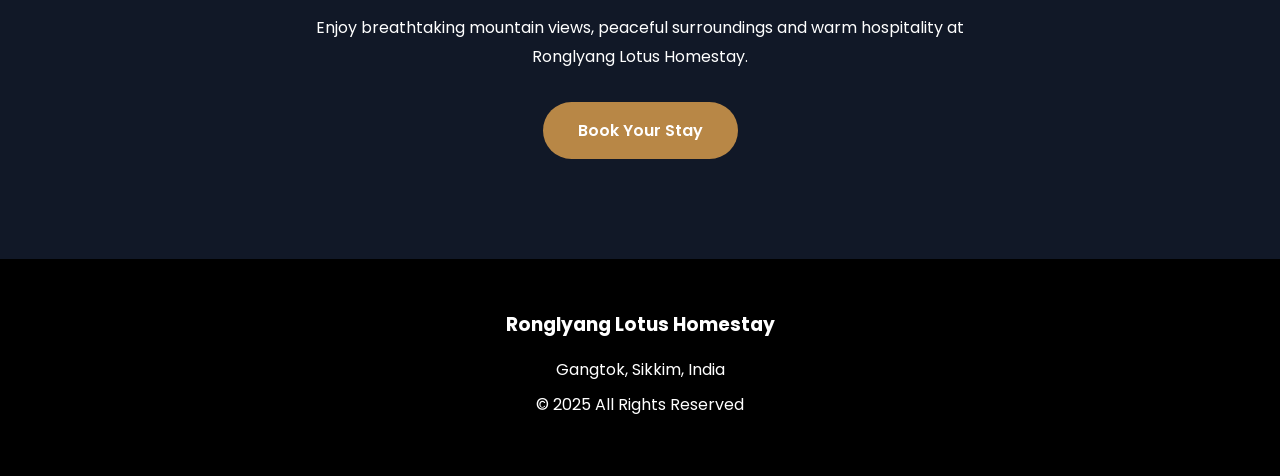
<file: gallery.html>
<!DOCTYPE html>
<html lang="en">

<head>

<meta charset="UTF-8">
<meta name="viewport" content="width=device-width, initial-scale=1.0">

<title>Gallery | Ronglyang Lotus Homestay</title>

<meta name="description"
content="Explore Ronglyang Lotus Homestay through beautiful moments, mountain views and cozy rooms.">

<link rel="stylesheet" href="assets/css/style.css">
<link rel="stylesheet" href="assets/css/gallery.css">

<link href="https://fonts.googleapis.com/css2?family=Poppins:wght@300;400;500;600;700&display=swap" rel="stylesheet">

</head>

<body>

<header>

<nav class="navbar">

<div class="logo">
Ronglyang Lotus
</div>

<ul class="nav-menu">

<li><a href="index.html">Home</a></li>
<li><a href="rooms.html">Rooms</a></li>
<li><a href="gallery.html">Gallery</a></li>
<li><a href="about.html">About</a></li>
<li><a href="contact.html">Contact</a></li>

<li>
<a href="contact.html" class="book-btn">
Book Now
</a>
</li>

</ul>

</nav>

</header>

<section class="gallery-header">

<div class="gallery-header-content">

<h1>Our Gallery</h1>

<p>
Explore Ronglyang Lotus Homestay through beautiful moments,
mountain views, cozy rooms and peaceful surroundings.
</p>

</div>

</section>

<section class="gallery-section">

<h2 class="section-title">
Discover Our Property
</h2>

<div class="gallery-scroll">

<div class="gallery-card">
<img src="assets/gallery4.png" alt="Gallery Image">
</div>

<div class="gallery-card">
<img src="assets/gallery5.png" alt="Gallery Image">
</div>

<div class="gallery-card">
<img src="assets/gallery6.png" alt="Gallery Image">
</div>

<div class="gallery-card">
<img src="assets/gallery7.png" alt="Gallery Image">
</div>

<div class="gallery-card">
<img src="assets/gallery8.png" alt="Gallery Image">
</div>

<div class="gallery-card">
<img src="assets/gallery9.png" alt="Gallery Image">
</div>

<div class="gallery-card">
<img src="assets/gallery10.png" alt="Gallery Image">
</div>

<div class="gallery-card">
<img src="assets/gallery11.png" alt="Gallery Image">
</div>

<div class="gallery-card">
<img src="assets/gallery13.png" alt="Gallery Image">
</div>

<div class="gallery-card">
<img src="assets/gallery14.png" alt="Gallery Image">
</div>
  
</div>

</section>

<section class="gallery-cta">

<h2>Experience the Beauty of Gangtok</h2>

<p>
Enjoy breathtaking mountain views, peaceful surroundings
and warm hospitality at Ronglyang Lotus Homestay.
</p>

<a href="contact.html" class="gallery-btn">
Book Your Stay
</a>

</section>

<footer>

<div class="container">

<h3>Ronglyang Lotus Homestay</h3>

<p>Gangtok, Sikkim, India</p>

<p>© 2025 All Rights Reserved</p>

</div>

</footer>

</body>
</html>
</file>
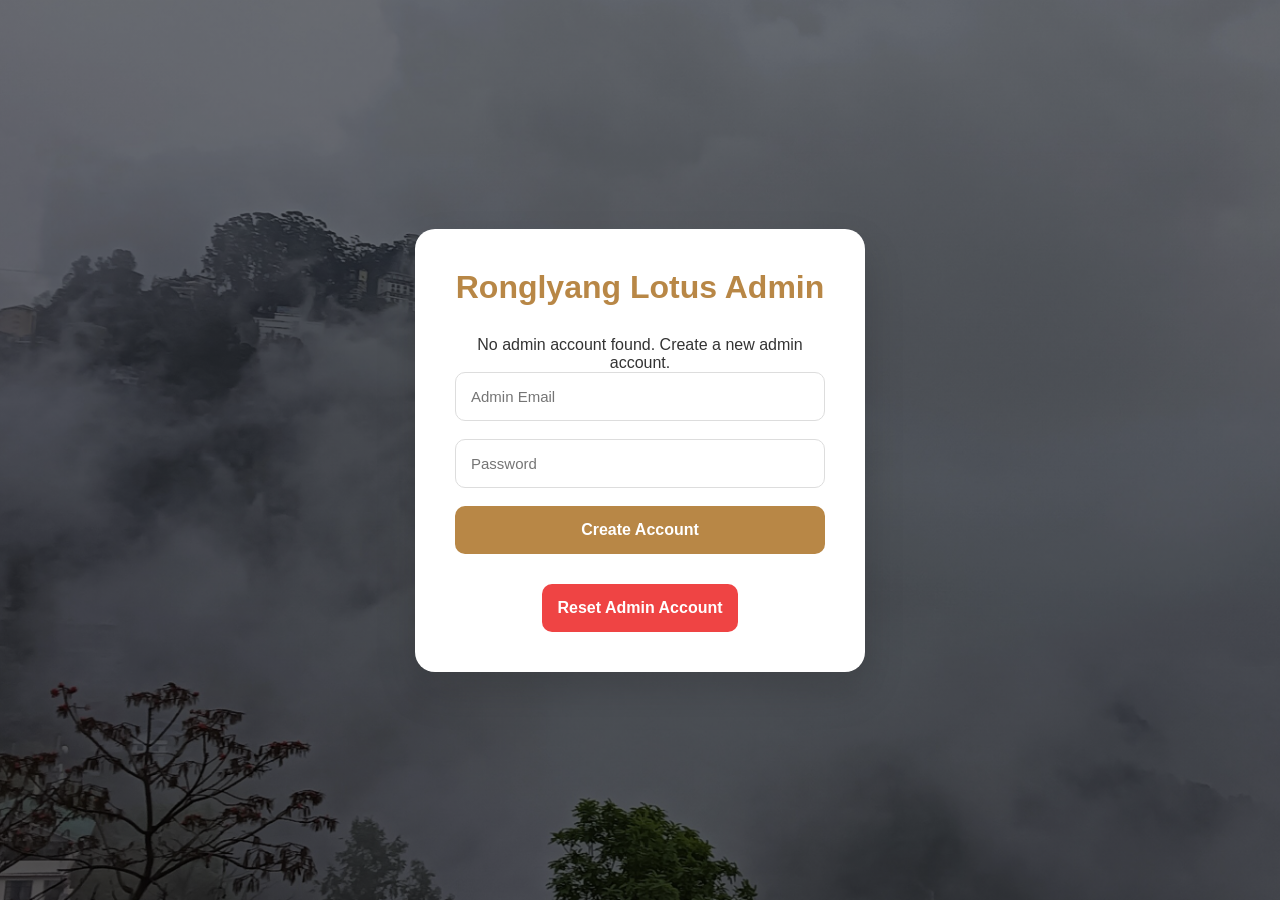
<file: admin/login.html>
<!DOCTYPE html>
<html lang="en">

<head>

<meta charset="UTF-8">
<meta name="viewport" content="width=device-width, initial-scale=1.0">

<title>Admin Login | Ronglyang Lotus</title>

<link rel="stylesheet" href="../assets/css/admin.css">

</head>

<body>

<div class="login-container">

<div class="login-box">

<h1>Ronglyang Lotus Admin</h1>

<p id="modeText"></p>

<form id="loginForm">

<input
type="email"
id="email"
placeholder="Admin Email"
required
>

<input
type="password"
id="password"
placeholder="Password"
required
>

<button
type="submit"
id="submitBtn"
>
Continue
</button>

</form>

<p id="loginError"></p>

<button
type="button"
onclick="resetAdmin()"
class="reset-btn"
>
Reset Admin Account
</button>

</div>

</div>

<script src="../assets/js/admin.js"></script>

</body>

</html>
</file>
<file: assets/css/style.css>
/* =========================
   GLOBAL
========================= */

*{
margin:0;
padding:0;
box-sizing:border-box;
font-family:'Poppins',sans-serif;
}

html{
scroll-behavior:smooth;
}

body{
background:#fff;
color:#333;
line-height:1.7;
overflow-x:hidden;
}

img{
max-width:100%;
display:block;
}

a{
text-decoration:none;
}

ul{
list-style:none;
}

.container{
width:90%;
max-width:1200px;
margin:auto;
}

/* =========================
   NAVBAR
========================= */

.navbar{
display:flex;
justify-content:space-between;
align-items:center;
padding:18px 8%;
background:#fff;
position:sticky;
top:0;
z-index:999;
box-shadow:0 3px 15px rgba(0,0,0,.08);
}

.logo{
font-size:1.5rem;
font-weight:700;
color:#222;
}

.nav-menu{
display:flex;
align-items:center;
gap:25px;
}

.nav-menu a{
color:#333;
font-weight:500;
transition:.3s;
}

.nav-menu a:hover{
color:#b88746;
}

.book-btn{
background:#b88746;
color:#fff !important;
padding:10px 22px;
border-radius:8px;
}

/* =========================
   BUTTONS
========================= */

.primary-btn{
display:inline-block;
padding:14px 30px;
background:#b88746;
color:#fff;
border-radius:8px;
font-weight:600;
transition:.3s;
}

.primary-btn:hover{
transform:translateY(-2px);
}

.secondary-btn{
display:inline-block;
padding:14px 30px;
border:2px solid #fff;
color:#fff;
border-radius:8px;
font-weight:600;
}

/* =========================
   HERO
========================= */

.hero{
height:100vh;

background:
linear-gradient(
rgba(0,0,0,.55),
rgba(0,0,0,.55)
),
url("../gallery1.png");

background-size:cover;
background-position:center;
background-repeat:no-repeat;

display:flex;
justify-content:center;
align-items:center;
text-align:center;
}

.hero-content{
max-width:850px;
padding:20px;
color:white;
}

.tagline{
display:inline-block;
padding:10px 20px;
background:rgba(255,255,255,.15);
border-radius:50px;
margin-bottom:20px;
font-size:.95rem;
}

.hero h1{
font-size:4rem;
line-height:1.2;
margin-bottom:20px;
}

.hero p{
font-size:1.1rem;
margin-bottom:30px;
}

.hero-buttons{
display:flex;
justify-content:center;
gap:15px;
flex-wrap:wrap;
}

/* =========================
   SECTION COMMON
========================= */

section{
padding:90px 0;
}

section h2{
font-size:2.3rem;
text-align:center;
margin-bottom:40px;
color:#222;
}

/* =========================
   ABOUT
========================= */

.about{
background:#fafafa;
}

.about p{
max-width:900px;
margin:auto;
text-align:center;
font-size:1.05rem;
}

/* =========================
   FEATURES
========================= */

.features{
background:#fff;
}

.feature-grid{
display:grid;
grid-template-columns:repeat(auto-fit,minmax(260px,1fr));
gap:25px;
}

.feature-card{
background:white;
padding:30px;
border-radius:16px;
text-align:center;
box-shadow:0 8px 25px rgba(0,0,0,.08);
transition:.3s;
}

.feature-card:hover{
transform:translateY(-5px);
}

.feature-card h3{
margin-bottom:10px;
}

/* =========================
   ROOMS
========================= */

.rooms-preview{
background:#fafafa;
}

.room-grid{
display:grid;
grid-template-columns:repeat(auto-fit,minmax(320px,1fr));
gap:30px;
}

.room-card{
background:white;
border-radius:18px;
overflow:hidden;
box-shadow:0 8px 25px rgba(0,0,0,.08);
transition:.3s;
}

.room-card:hover{
transform:translateY(-5px);
}

.room-card img{
width:100%;
height:250px;
object-fit:cover;
}

.room-content{
padding:22px;
}

.room-content h3{
margin-bottom:10px;
}

.room-content p{
margin-bottom:15px;
}

.room-content a{
color:#b88746;
font-weight:600;
}

/* =========================
   ATTRACTIONS
========================= */

.attractions{
background:#fff;
}

.attraction-grid{
display:grid;
grid-template-columns:repeat(auto-fit,minmax(280px,1fr));
gap:30px;
}

.attraction-card{
background:white;
border-radius:18px;
overflow:hidden;
box-shadow:0 8px 25px rgba(0,0,0,.08);
text-align:center;
}

.attraction-card img{
width:100%;
height:220px;
object-fit:cover;
}

.attraction-card h3{
padding:20px 15px 10px;
}

.attraction-card p{
padding-bottom:20px;
color:#666;
}

/* =========================
   CTA
========================= */

.cta{
background:#111827;
color:white;
text-align:center;
}

.cta h2{
color:white;
margin-bottom:20px;
}

.cta p{
max-width:700px;
margin:auto;
margin-bottom:30px;
}

/* =========================
   FOOTER
========================= */

footer{
background:#000;
color:white;
text-align:center;
padding:50px 20px;
}

footer h3{
margin-bottom:15px;
}

footer p{
margin-bottom:8px;
}

/* =========================
   MOBILE
========================= */

@media(max-width:900px){

.hero h1{
font-size:2.8rem;
}

.navbar{
flex-direction:column;
gap:15px;
}

.nav-menu{
flex-wrap:wrap;
justify-content:center;
}

}

@media(max-width:768px){

.hero{
height:85vh;
}

.hero h1{
font-size:2.2rem;
}

.hero p{
font-size:1rem;
}

.hero-buttons{
flex-direction:column;
align-items:center;
}

section{
padding:70px 0;
}

.room-card img{
height:220px;
}

.attraction-card img{
height:200px;
}

}
</file>
<file: assets/css/about.css>
/* ==========================
   ABOUT HERO
========================== */

.about-hero{
    position: relative;

    height: 85vh;
    min-height: 600px;

    background:
    linear-gradient(
        rgba(0,0,0,0.45),
        rgba(0,0,0,0.45)
    ),
    url("../gallery3.png");

    background-size: cover;
    background-position: center;
    background-repeat: no-repeat;

    display: flex;
    justify-content: center;
    align-items: center;
    text-align: center;
}

.about-hero-content{
    max-width: 900px;
    padding: 0 20px;
    color: white;
}

.about-hero-content h1{
    font-size: 4rem;
    margin-bottom: 25px;
    font-weight: 700;
}

.about-hero-content p{
    font-size: 1.2rem;
    line-height: 1.8;
}

/* ==========================
   STORY SECTION
========================== */

.story-section{
    padding: 100px 8%;
    background: #fff;
}

.story-grid{
    max-width: 1300px;
    margin: auto;

    display: grid;
    grid-template-columns: 1fr 1fr;
    gap: 70px;
    align-items: center;
}

.story-content h2{
    font-size: 3rem;
    margin-bottom: 25px;
    color: #111827;
}

.story-content p{
    color: #555;
    line-height: 1.9;
    margin-bottom: 20px;
    font-size: 1.05rem;
}

.story-image img{
    width: 100%;
    display: block;

    border-radius: 24px;

    box-shadow:
    0 20px 40px rgba(0,0,0,.08);
}

/* ==========================
   SECTION TITLE
========================== */

.section-title{
    text-align: center;
    font-size: 2.8rem;
    margin-bottom: 60px;
    color: #111827;
}

/* ==========================
   WHY CHOOSE US
========================== */

.features-section{
    padding: 100px 8%;
    background: #f8fafc;
}

.features-grid{
    max-width: 1300px;
    margin: auto;

    display: grid;
    grid-template-columns: repeat(auto-fit,minmax(300px,1fr));
    gap: 30px;
}

.feature-card{
    background: #fff;

    padding: 35px;

    border-radius: 20px;

    box-shadow:
    0 10px 30px rgba(0,0,0,.06);

    transition: .3s;
}

.feature-card:hover{
    transform: translateY(-8px);
}

.feature-card h3{
    color: #b88746;
    margin-bottom: 15px;
    font-size: 1.3rem;
}

.feature-card p{
    color: #555;
    line-height: 1.8;
}

/* ==========================
   FACILITIES
========================== */

.facilities-section{
    padding: 100px 8%;
    background: #fff;
}

.facilities-grid{
    max-width: 1200px;
    margin: auto;

    display: grid;
    grid-template-columns: repeat(auto-fit,minmax(250px,1fr));
    gap: 20px;
}

.facility-item{
    background: #f8fafc;

    padding: 18px 20px;

    border-radius: 14px;

    font-weight: 500;

    box-shadow:
    0 6px 20px rgba(0,0,0,.05);
}

/* ==========================
   ATTRACTIONS
========================== */

.attractions-section{
    padding: 100px 8%;
    background: #f8fafc;
}

.attractions-grid{
    max-width: 1400px;
    margin: auto;

    display: grid;
    grid-template-columns: repeat(auto-fit,minmax(320px,1fr));
    gap: 35px;
}

.attraction-card{
    background: #fff;

    border-radius: 20px;

    overflow: hidden;

    box-shadow:
    0 10px 30px rgba(0,0,0,.08);

    transition: .3s;
}

.attraction-card:hover{
    transform: translateY(-8px);
}

.attraction-card img{
    width: 100%;
    height: 240px;
    object-fit: cover;
    display: block;
}

.attraction-content{
    padding: 25px;
}

.attraction-content h3{
    margin-bottom: 10px;
    color: #111827;
}

.distance{
    color: #b88746;
    font-weight: 600;
    margin-bottom: 12px;
}

.attraction-content p{
    color: #555;
}

/* ==========================
   CTA
========================== */

.about-cta{
    padding: 100px 8%;

    background: #111827;

    color: #fff;

    text-align: center;
}

.about-cta h2{
    font-size: 2.8rem;
    margin-bottom: 20px;
}

.about-cta p{
    max-width: 750px;
    margin: auto auto 30px;
    line-height: 1.9;
}

.about-btn{
    display: inline-block;

    background: #b88746;
    color: #fff;

    padding: 15px 35px;

    border-radius: 50px;

    font-weight: 600;

    transition: .3s;
}

.about-btn:hover{
    transform: translateY(-3px);
}

/* ==========================
   MOBILE
========================== */

@media (max-width: 900px){

    .story-grid{
        grid-template-columns: 1fr;
    }

    .about-hero{
        height: 70vh;
    }

    .about-hero-content h1{
        font-size: 2.6rem;
    }

    .section-title{
        font-size: 2.2rem;
    }

    .story-content h2{
        font-size: 2.2rem;
    }
}

@media (max-width: 600px){

    .about-hero-content h1{
        font-size: 2rem;
    }

    .about-hero-content p{
        font-size: 1rem;
    }

    .attractions-grid{
        grid-template-columns: 1fr;
    }

    .features-grid{
        grid-template-columns: 1fr;
    }
}
</file>
<file: assets/css/contact.css>
/* ===================================
   HERO
=================================== */

.contact-hero{
    height:75vh;
    min-height:550px;

    background:
    linear-gradient(
    rgba(0,0,0,.55),
    rgba(0,0,0,.55)
    ),
    url("../gallery15.png");

    background-size:cover;
    background-position:center;
    background-repeat:no-repeat;

    display:flex;
    justify-content:center;
    align-items:center;
    text-align:center;
}

.contact-hero-content{
    max-width:850px;
    color:white;
    padding:20px;
}

.contact-hero-content span{
    display:block;
    letter-spacing:3px;
    text-transform:uppercase;
    margin-bottom:15px;
}

.contact-hero-content h1{
    font-size:4rem;
    margin-bottom:20px;
}

.contact-hero-content p{
    font-size:1.2rem;
    line-height:1.9;
}

/* ===================================
   CONTACT SECTION
=================================== */

.contact-section{
    padding:100px 8%;
    background:#f8fafc;
}

.contact-container{
    max-width:1300px;
    margin:auto;

    display:grid;
    grid-template-columns:1fr 1.2fr;
    gap:50px;
}

/* ===================================
   CONTACT INFO
=================================== */

.contact-info h2{
    font-size:2.2rem;
    margin-bottom:15px;
}

.contact-description{
    color:#666;
    margin-bottom:30px;
}

.info-card{
    background:white;

    padding:25px;

    border-radius:20px;

    margin-bottom:20px;

    box-shadow:
    0 10px 30px rgba(0,0,0,.06);
}

.info-card h3{
    margin-bottom:12px;
    color:#111827;
}

.info-card p{
    color:#555;
    line-height:1.8;
}

.whatsapp-btn{
    display:inline-block;

    background:#25D366;
    color:white;

    padding:15px 30px;

    border-radius:50px;

    margin-top:20px;

    font-weight:600;
}

/* ===================================
   FORM
=================================== */

.contact-form-wrapper{
    background:white;

    padding:40px;

    border-radius:25px;

    box-shadow:
    0 15px 35px rgba(0,0,0,.08);
}

.contact-form-wrapper h2{
    margin-bottom:25px;
}

.contact-form{
    display:flex;
    flex-direction:column;
    gap:20px;
}

.form-row{
    display:grid;
    grid-template-columns:1fr 1fr;
    gap:20px;
}

.contact-form input,
.contact-form select,
.contact-form textarea{
    width:100%;

    padding:16px;

    border:1px solid #ddd;

    border-radius:12px;

    font-size:1rem;
}

.contact-form textarea{
    resize:none;
}

.contact-form button{
    border:none;

    background:#b88746;
    color:white;

    padding:16px;

    border-radius:12px;

    cursor:pointer;

    font-size:1rem;
    font-weight:600;
}

/* ===================================
   MAP
=================================== */

.map-section{
    padding:100px 8%;
}

.map-section h2{
    text-align:center;
    font-size:2.5rem;
    margin-bottom:40px;
}

.map-container{
    max-width:1300px;
    margin:auto;
}

.map-container iframe{
    width:100%;
    height:500px;

    border:none;

    border-radius:24px;

    box-shadow:
    0 15px 35px rgba(0,0,0,.08);
}

/* ===================================
   CTA
=================================== */

.contact-cta{
    background:#111827;
    color:white;

    text-align:center;

    padding:100px 20px;
}

.contact-cta h2{
    font-size:2.8rem;
    margin-bottom:20px;
}

.contact-cta p{
    max-width:700px;
    margin:auto;
    margin-bottom:30px;
}

.cta-btn{
    display:inline-block;

    background:white;
    color:#111827;

    padding:15px 35px;

    border-radius:50px;

    font-weight:600;
}

/* ===================================
   MOBILE
=================================== */

@media(max-width:900px){

.contact-container{
    grid-template-columns:1fr;
}

.form-row{
    grid-template-columns:1fr;
}

.contact-hero-content h1{
    font-size:2.5rem;
}

.contact-hero-content p{
    font-size:1rem;
}

.map-container iframe{
    height:350px;
}

.contact-cta h2{
    font-size:2rem;
}

}
</file>
<file: assets/css/gallery.css>
/* ==========================
   HERO SECTION
========================== */

.gallery-header{
    position: relative;

    height: 80vh;
    min-height: 550px;

    display: flex;
    justify-content: center;
    align-items: center;

    text-align: center;
    overflow: hidden;

    background:
    linear-gradient(
    rgba(0,0,0,0.45),
    rgba(0,0,0,0.45)
    ),
    url("../gallery12.png");

    background-size: cover;
    background-position: center;
    background-repeat: no-repeat;
}

.gallery-header-content{
    position: relative;
    z-index: 2;

    max-width: 900px;
    padding: 0 20px;

    color: white;
}

.gallery-header h1{
    font-size: 4rem;
    font-weight: 700;
    margin-bottom: 20px;
}

.gallery-header p{
    font-size: 1.2rem;
    line-height: 1.8;
    max-width: 750px;
    margin: auto;
}

/* ==========================
   GALLERY SECTION
========================== */

.gallery-section{
    padding: 100px 5%;
    background: #fff;
}

.section-title{
    text-align: center;
    font-size: 2.8rem;
    margin-bottom: 50px;
    color: #111827;
}

.gallery-scroll{
    display: flex;
    gap: 25px;

    overflow-x: auto;
    scroll-behavior: smooth;

    padding-bottom: 15px;
}

.gallery-scroll::-webkit-scrollbar{
    height: 8px;
}

.gallery-scroll::-webkit-scrollbar-thumb{
    background: #b88746;
    border-radius: 50px;
}

.gallery-card{
    min-width: 380px;
    height: 280px;

    flex-shrink: 0;

    border-radius: 20px;
    overflow: hidden;

    box-shadow: 0 10px 25px rgba(0,0,0,.12);
}

.gallery-card img{
    width: 100%;
    height: 100%;

    object-fit: cover;

    display: block;

    transition: .4s ease;
}

.gallery-card:hover img{
    transform: scale(1.08);
}

/* ==========================
   CTA SECTION
========================== */

.gallery-cta{
    background: #111827;
    color: white;

    text-align: center;

    padding: 100px 20px;
}

.gallery-cta h2{
    font-size: 2.8rem;
    margin-bottom: 20px;
}

.gallery-cta p{
    max-width: 700px;
    margin: auto;
    line-height: 1.8;
    margin-bottom: 30px;
}

.gallery-btn{
    display: inline-block;

    background: #b88746;
    color: white;

    padding: 15px 35px;

    border-radius: 50px;

    font-weight: 600;

    transition: .3s;
}

.gallery-btn:hover{
    transform: translateY(-4px);
}

/* ==========================
   MOBILE
========================== */

@media(max-width:768px){

.gallery-header{
    height: 65vh;
    min-height: 450px;
}

.gallery-header h1{
    font-size: 2.5rem;
}

.gallery-header p{
    font-size: 1rem;
}

.gallery-card{
    min-width: 280px;
    height: 220px;
}

.gallery-cta h2{
    font-size: 2rem;
}

}
</file>
<file: assets/css/admin.css>
/* =====================================
   GLOBAL
===================================== */

*{
margin:0;
padding:0;
box-sizing:border-box;
font-family:'Poppins',sans-serif;
}

body{
background:#f5f7fb;
color:#333;
}

a{
text-decoration:none;
color:inherit;
}

/* =====================================
   LOGIN PAGE
===================================== */

.login-container{
min-height:100vh;
display:flex;
justify-content:center;
align-items:center;
background:
linear-gradient(
rgba(0,0,0,.55),
rgba(0,0,0,.55)
),
url('../gallery15.png');
background-size:cover;
background-position:center;
}

.login-box{
width:100%;
max-width:450px;
background:white;
padding:40px;
border-radius:20px;
box-shadow:0 20px 40px rgba(0,0,0,.15);
text-align:center;
}

.login-box h1{
margin-bottom:30px;
color:#b88746;
font-size:2rem;
}

.login-box form{
display:flex;
flex-direction:column;
gap:18px;
}

.login-box input{
width:100%;
padding:15px;
border:1px solid #ddd;
border-radius:10px;
font-size:15px;
outline:none;
transition:.3s;
}

.login-box input:focus{
border-color:#b88746;
}

.login-box button{
padding:15px;
border:none;
background:#b88746;
color:white;
font-size:16px;
font-weight:600;
border-radius:10px;
cursor:pointer;
transition:.3s;
}

.login-box button:hover{
background:#9a6f35;
}

#loginError{
color:red;
margin-top:15px;
font-weight:600;
}

.reset-btn{
margin-top:15px;
background:#ef4444 !important;
}

.reset-btn:hover{
background:#dc2626 !important;
}

/* =====================================
   ADMIN LAYOUT
===================================== */

.admin-layout{
display:flex;
min-height:100vh;
}

/* =====================================
   SIDEBAR
===================================== */

.sidebar{
width:260px;
background:#111827;
color:white;
padding:30px 20px;
}

.sidebar h2{
margin-bottom:35px;
text-align:center;
font-size:1.6rem;
}

.sidebar ul{
list-style:none;
}

.sidebar ul li{
margin-bottom:15px;
}

.sidebar ul li a{
display:block;
padding:14px 18px;
border-radius:10px;
transition:.3s;
color:white;
}

.sidebar ul li a:hover{
background:#b88746;
}

/* =====================================
   CONTENT
===================================== */

.content{
flex:1;
padding:40px;
}

.content h1{
margin-bottom:30px;
font-size:2rem;
}

/* =====================================
   DASHBOARD CARDS
===================================== */

.cards{
display:grid;
grid-template-columns:
repeat(auto-fit,minmax(250px,1fr));
gap:25px;
}

.card{
background:white;
padding:25px;
border-radius:15px;
box-shadow:0 8px 25px rgba(0,0,0,.08);
transition:.3s;
}

.card:hover{
transform:translateY(-5px);
}

.card h3{
margin-bottom:15px;
font-size:1.2rem;
}

.card p{
font-size:2rem;
font-weight:700;
color:#b88746;
}

.card a{
display:inline-block;
margin-top:10px;
font-weight:600;
color:#b88746;
}

/* =====================================
   TABLES
===================================== */

.table-wrapper{
background:white;
padding:25px;
border-radius:15px;
box-shadow:0 8px 25px rgba(0,0,0,.08);
overflow-x:auto;
}

table{
width:100%;
border-collapse:collapse;
background:white;
border-radius:15px;
overflow:hidden;
box-shadow:0 8px 25px rgba(0,0,0,.08);
}

table th{
background:#b88746;
color:white;
padding:15px;
text-align:left;
}

table td{
padding:15px;
border-bottom:1px solid #eee;
}

table tr:hover{
background:#fafafa;
}

/* =====================================
   FORMS
===================================== */

.admin-form{
background:white;
padding:30px;
border-radius:15px;
box-shadow:0 8px 25px rgba(0,0,0,.08);
max-width:700px;
}

.admin-form input,
.admin-form textarea,
.admin-form select{
width:100%;
padding:14px;
margin-bottom:15px;
border:1px solid #ddd;
border-radius:10px;
font-size:15px;
}

.admin-form textarea{
min-height:150px;
resize:vertical;
}

.admin-form button{
background:#b88746;
color:white;
border:none;
padding:15px 25px;
border-radius:10px;
cursor:pointer;
font-weight:600;
}

.admin-form button:hover{
background:#9a6f35;
}

/* =====================================
   SUCCESS / ERROR
===================================== */

.success-msg{
padding:12px;
background:#d1fae5;
color:#065f46;
border-radius:10px;
margin-bottom:20px;
}

.error-msg{
padding:12px;
background:#fee2e2;
color:#991b1b;
border-radius:10px;
margin-bottom:20px;
}

/* =====================================
   ROOM MANAGEMENT
===================================== */

.rooms-grid{
display:grid;
grid-template-columns:
repeat(auto-fit,minmax(320px,1fr));
gap:20px;
}

.room-card{
background:#fff;
padding:20px;
border-radius:15px;
box-shadow:0 8px 25px rgba(0,0,0,.08);
}

.room-card h3{
margin-bottom:15px;
color:#b88746;
}

.room-card label{
display:block;
margin-bottom:6px;
font-weight:600;
}

.room-card input,
.room-card select{
width:100%;
padding:12px;
border:1px solid #ddd;
border-radius:8px;
margin-bottom:15px;
}

.save-btn{
margin-top:25px;
padding:14px 30px;
background:#b88746;
color:#fff;
border:none;
border-radius:10px;
font-size:16px;
font-weight:600;
cursor:pointer;
}

.save-btn:hover{
background:#9a6f35;
}

/* =====================================
   MOBILE
===================================== */

@media(max-width:900px){

.admin-layout{
flex-direction:column;
}

.sidebar{
width:100%;
}

.content{
padding:25px;
}

.cards{
grid-template-columns:1fr;
}

.login-box{
margin:20px;
}

.rooms-grid{
grid-template-columns:1fr;
}

}
</file>
